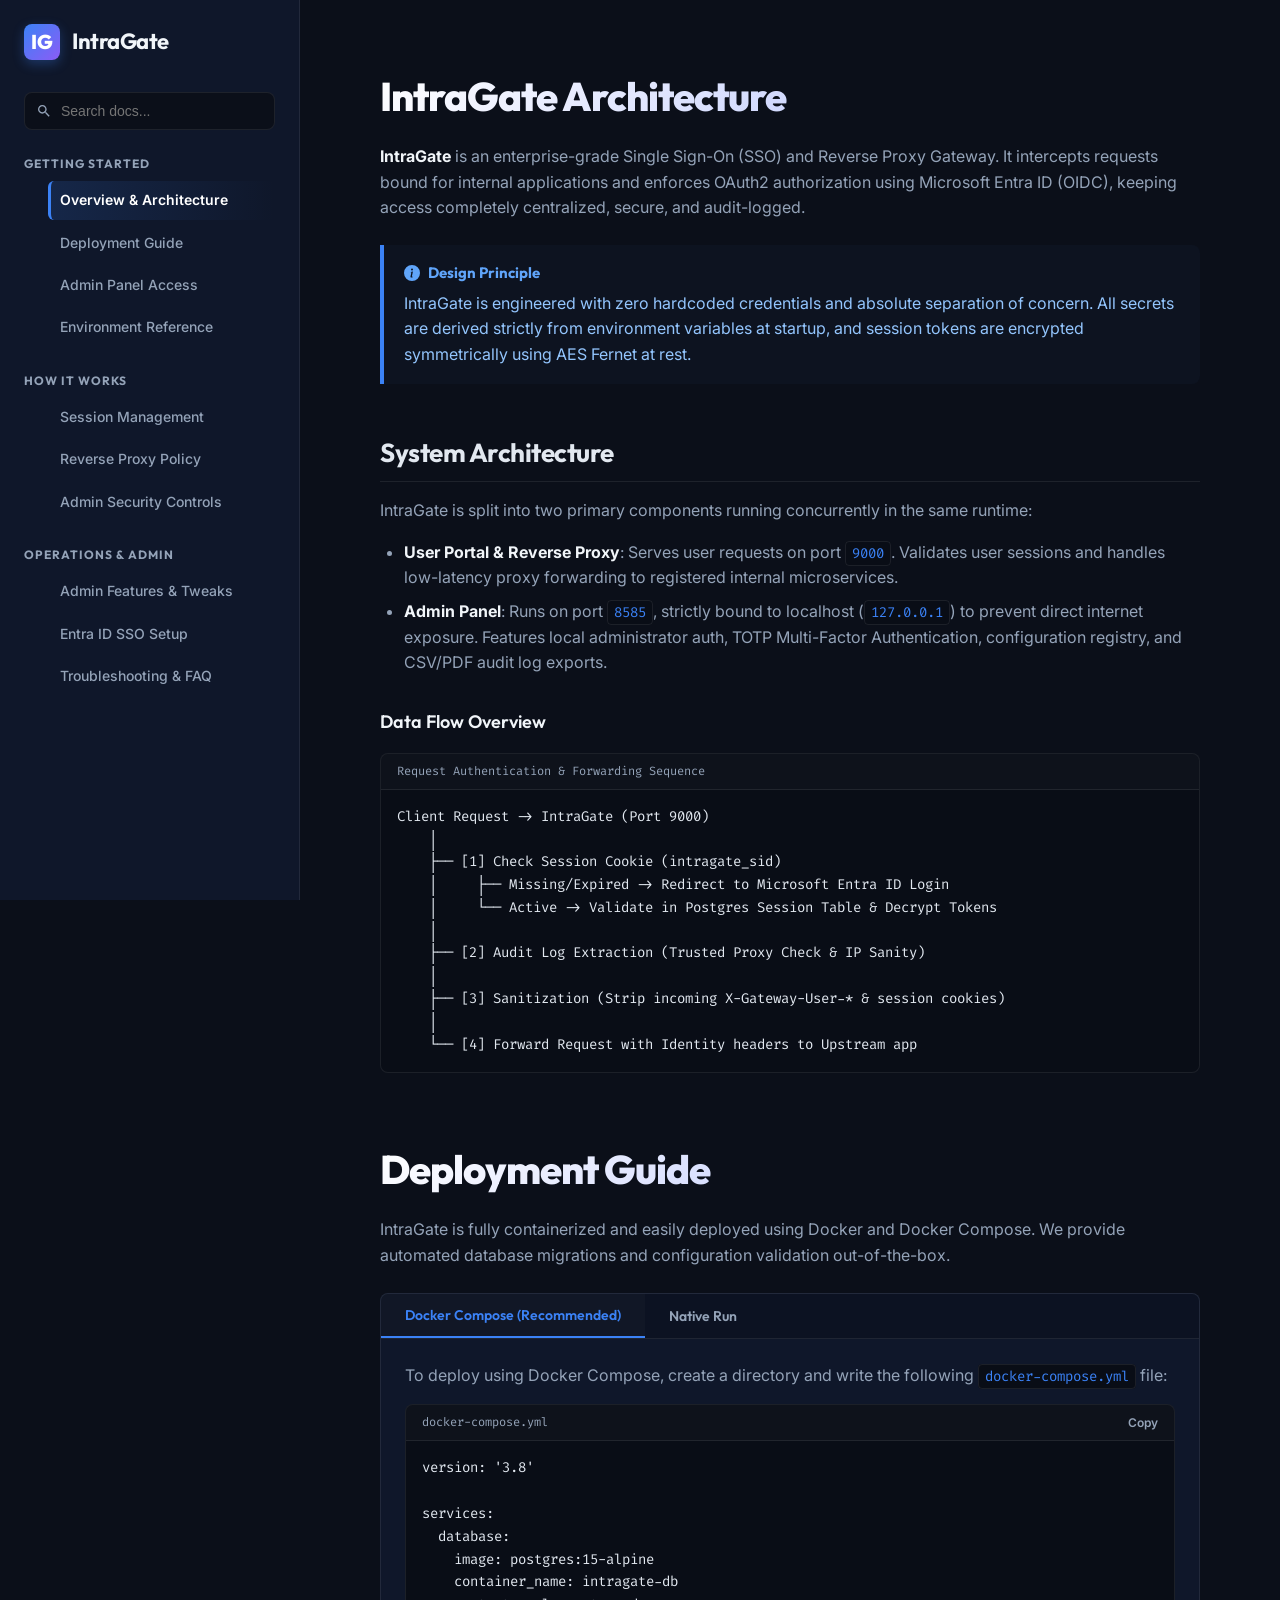
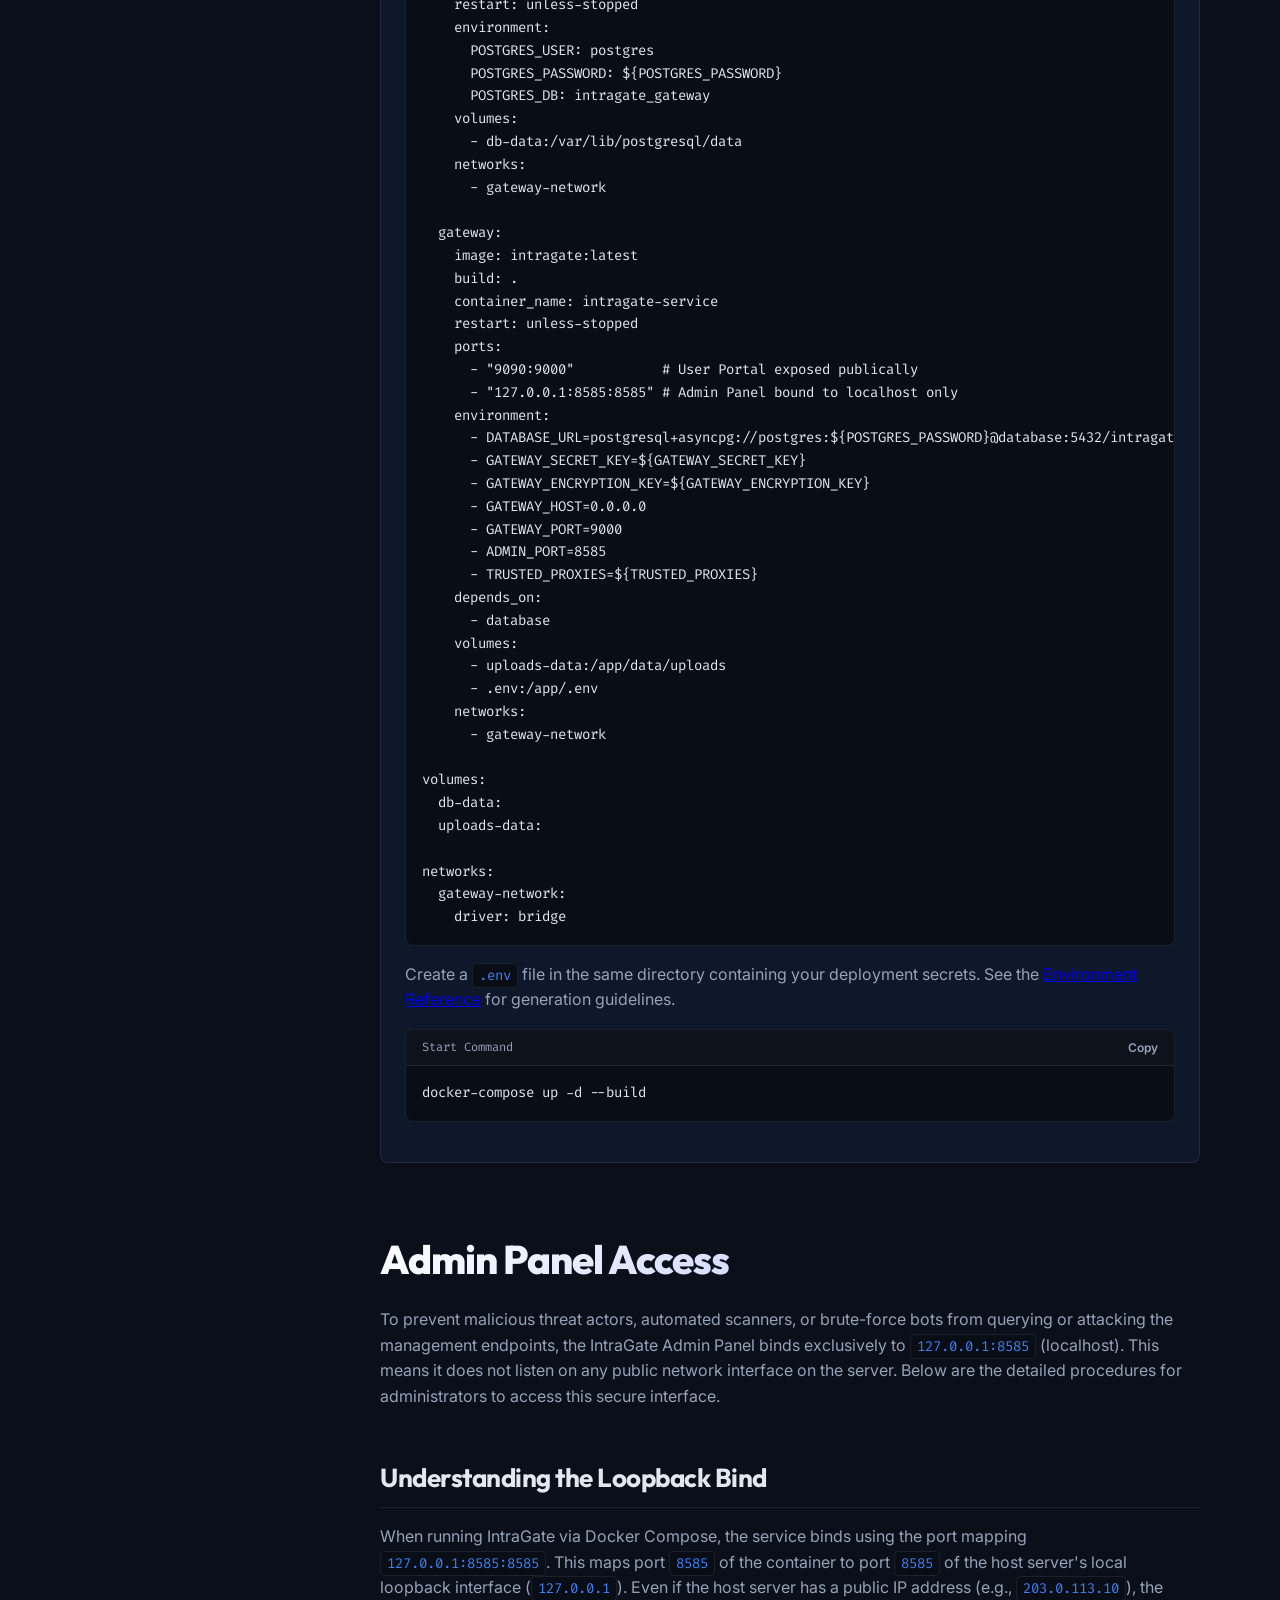
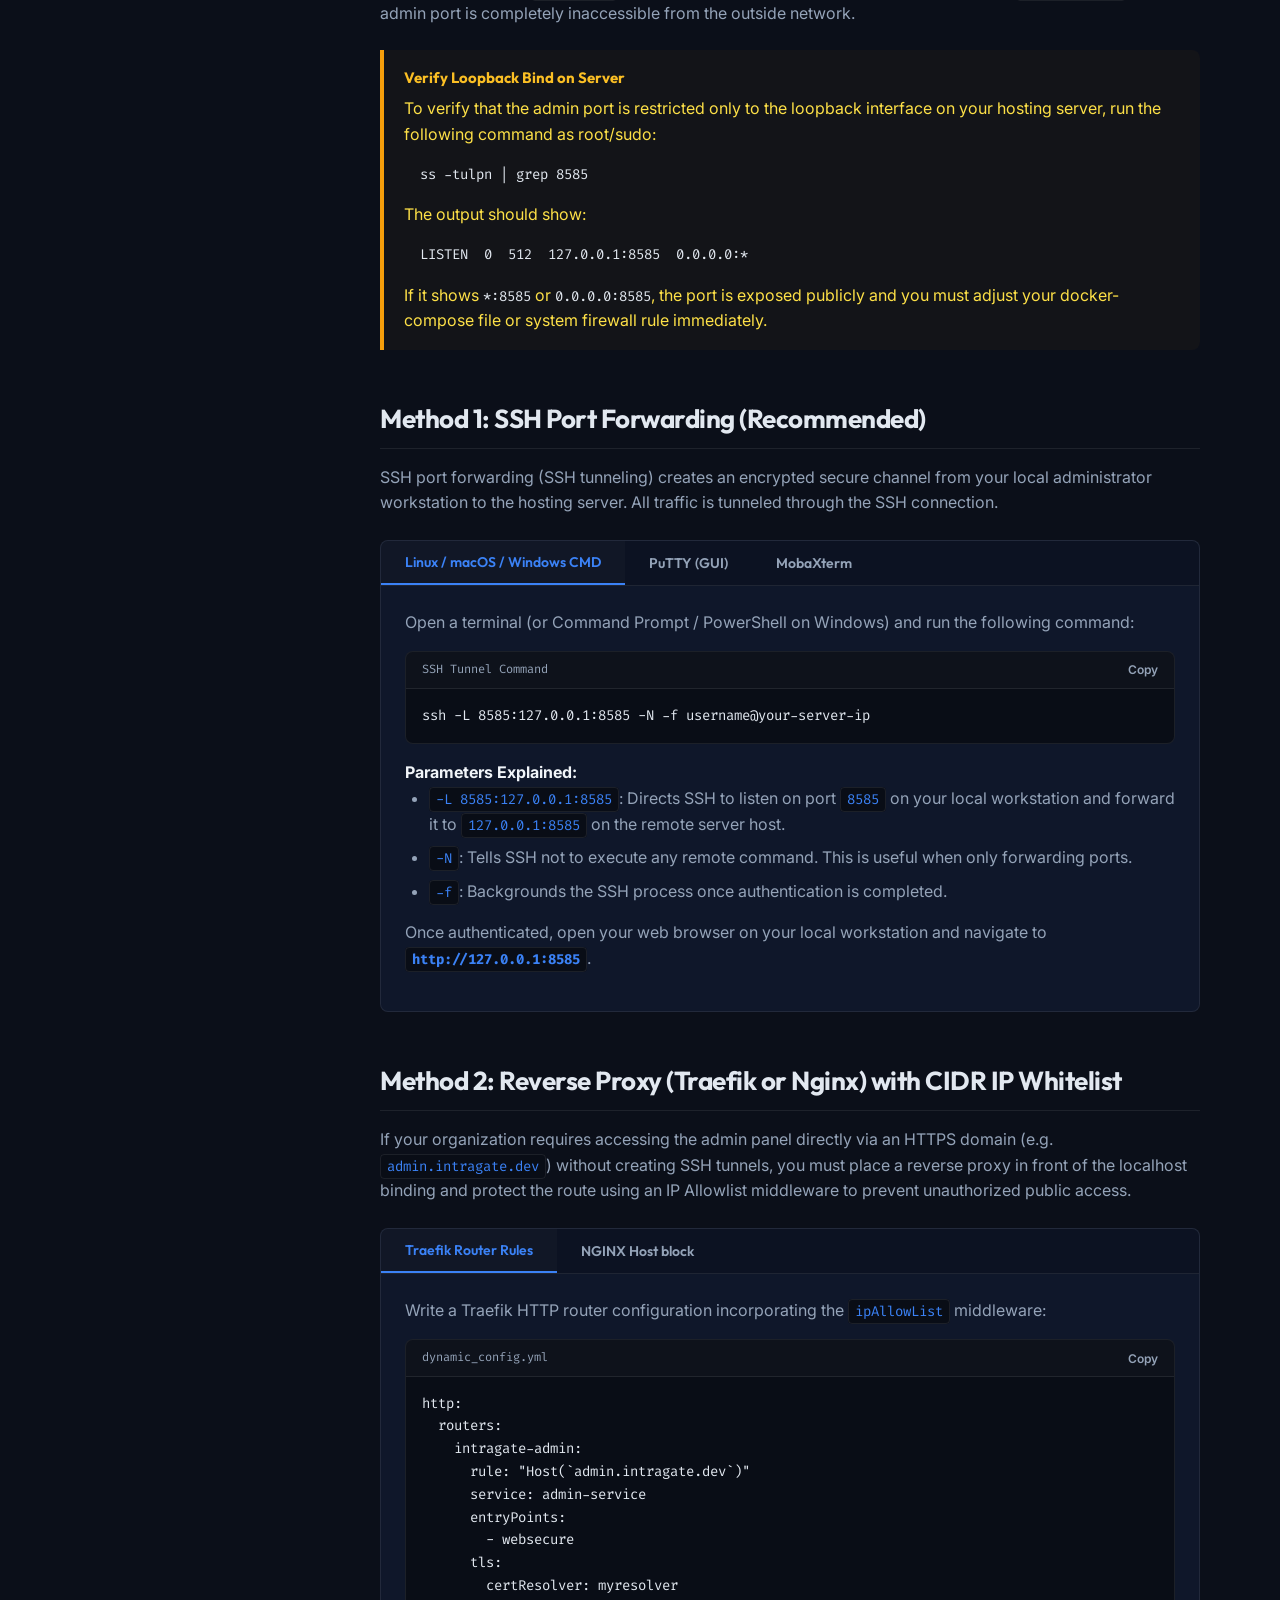
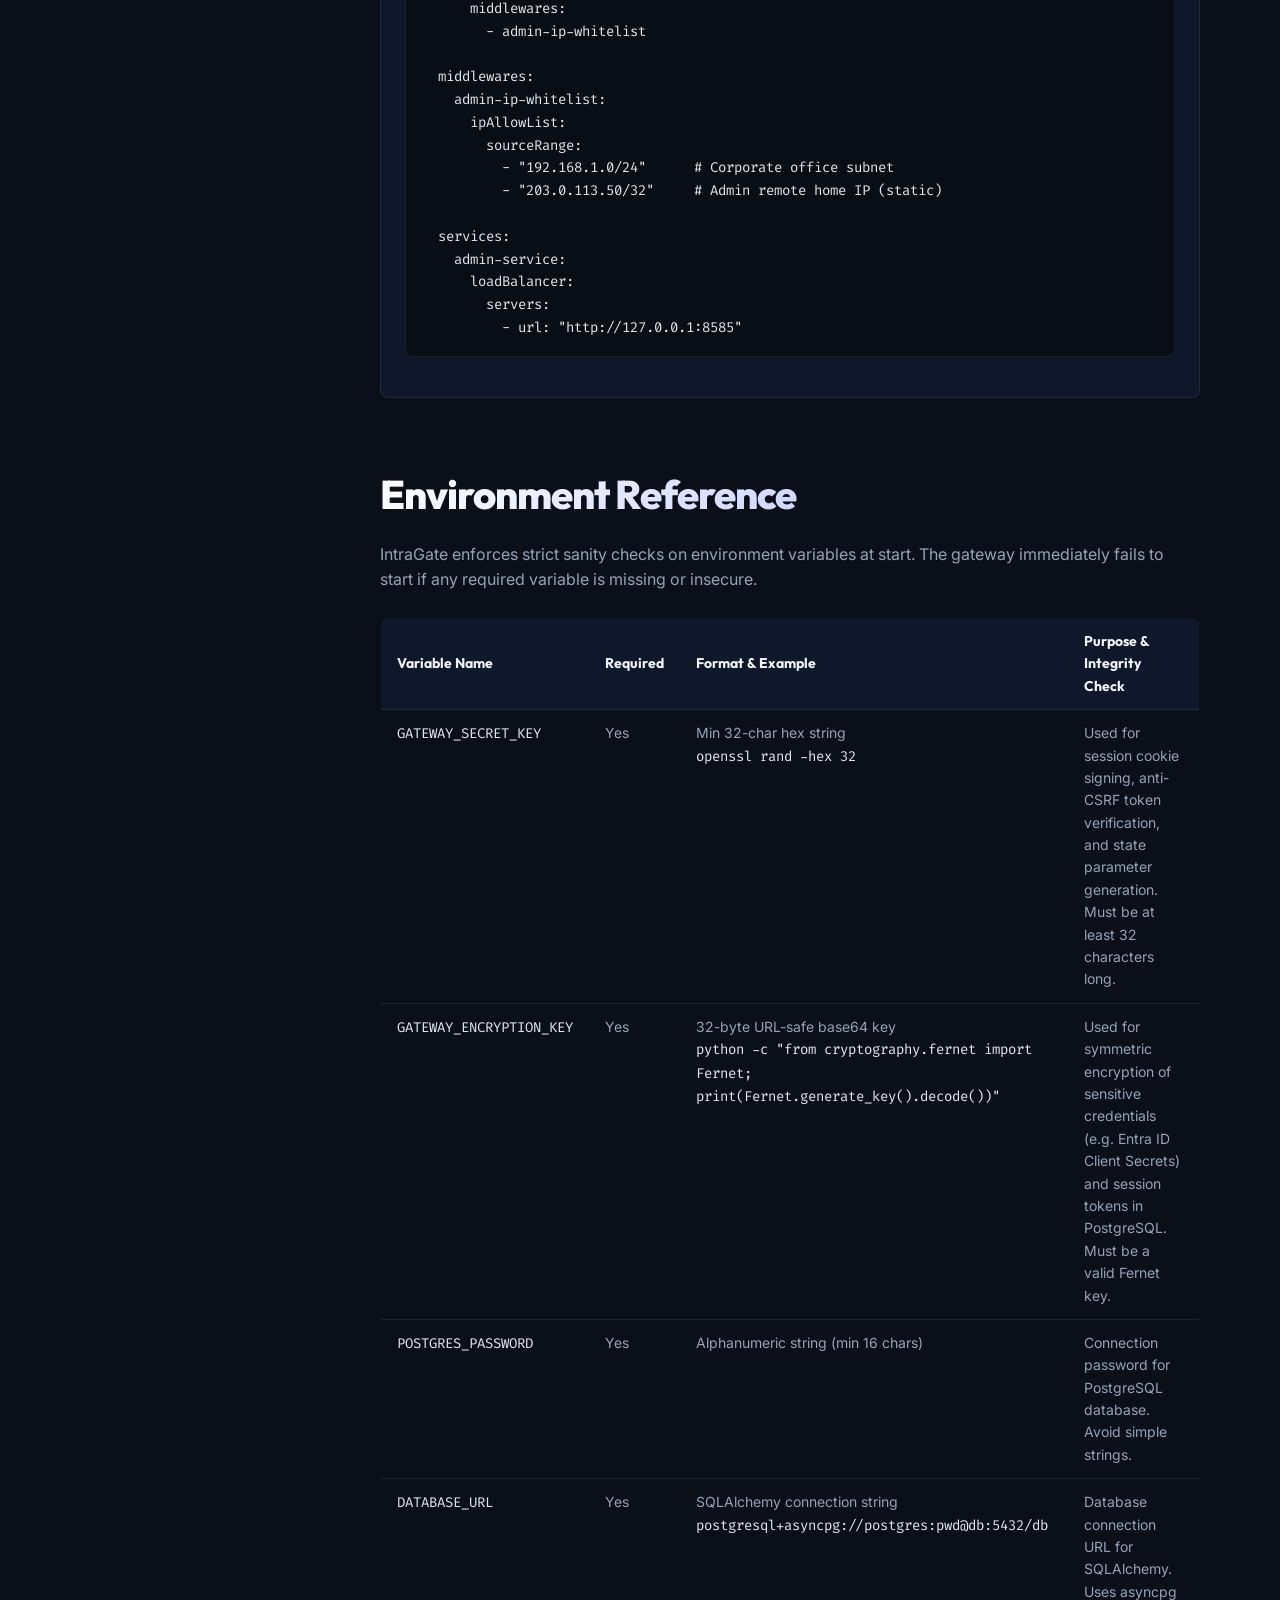
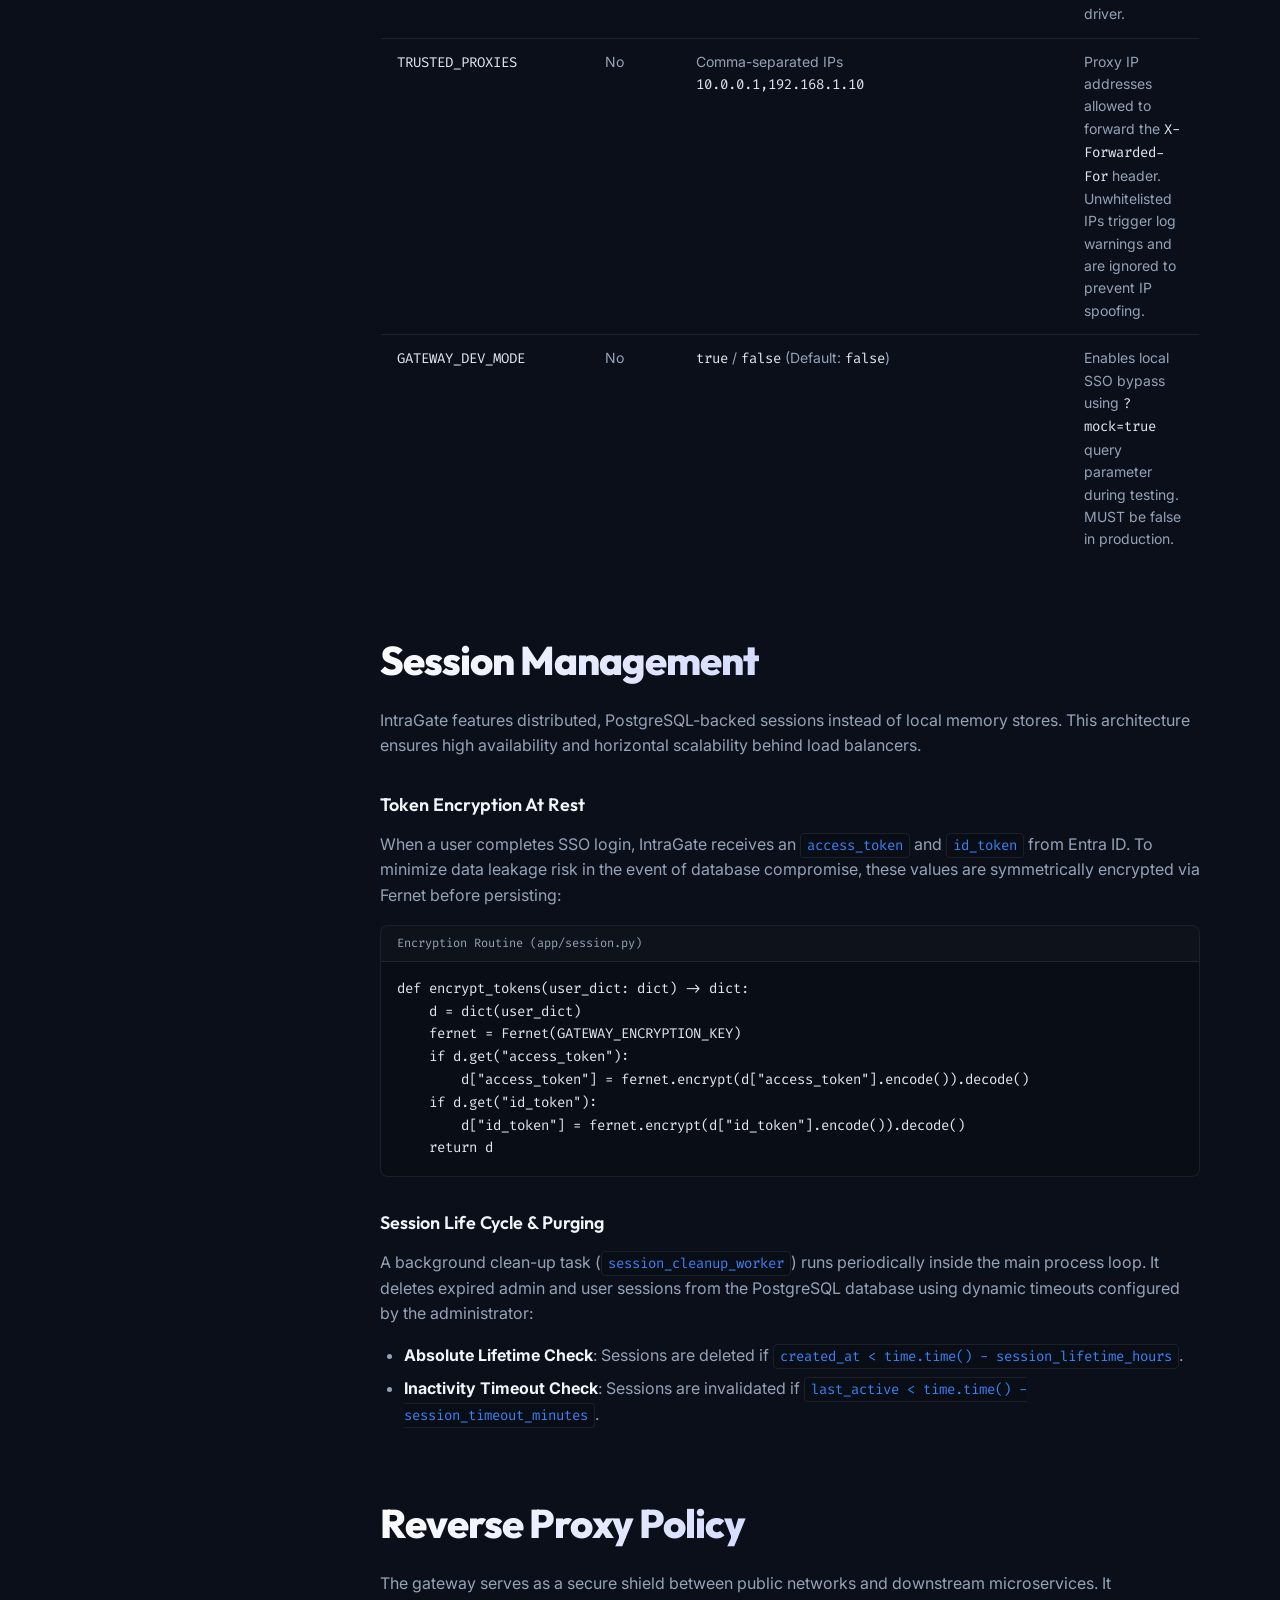
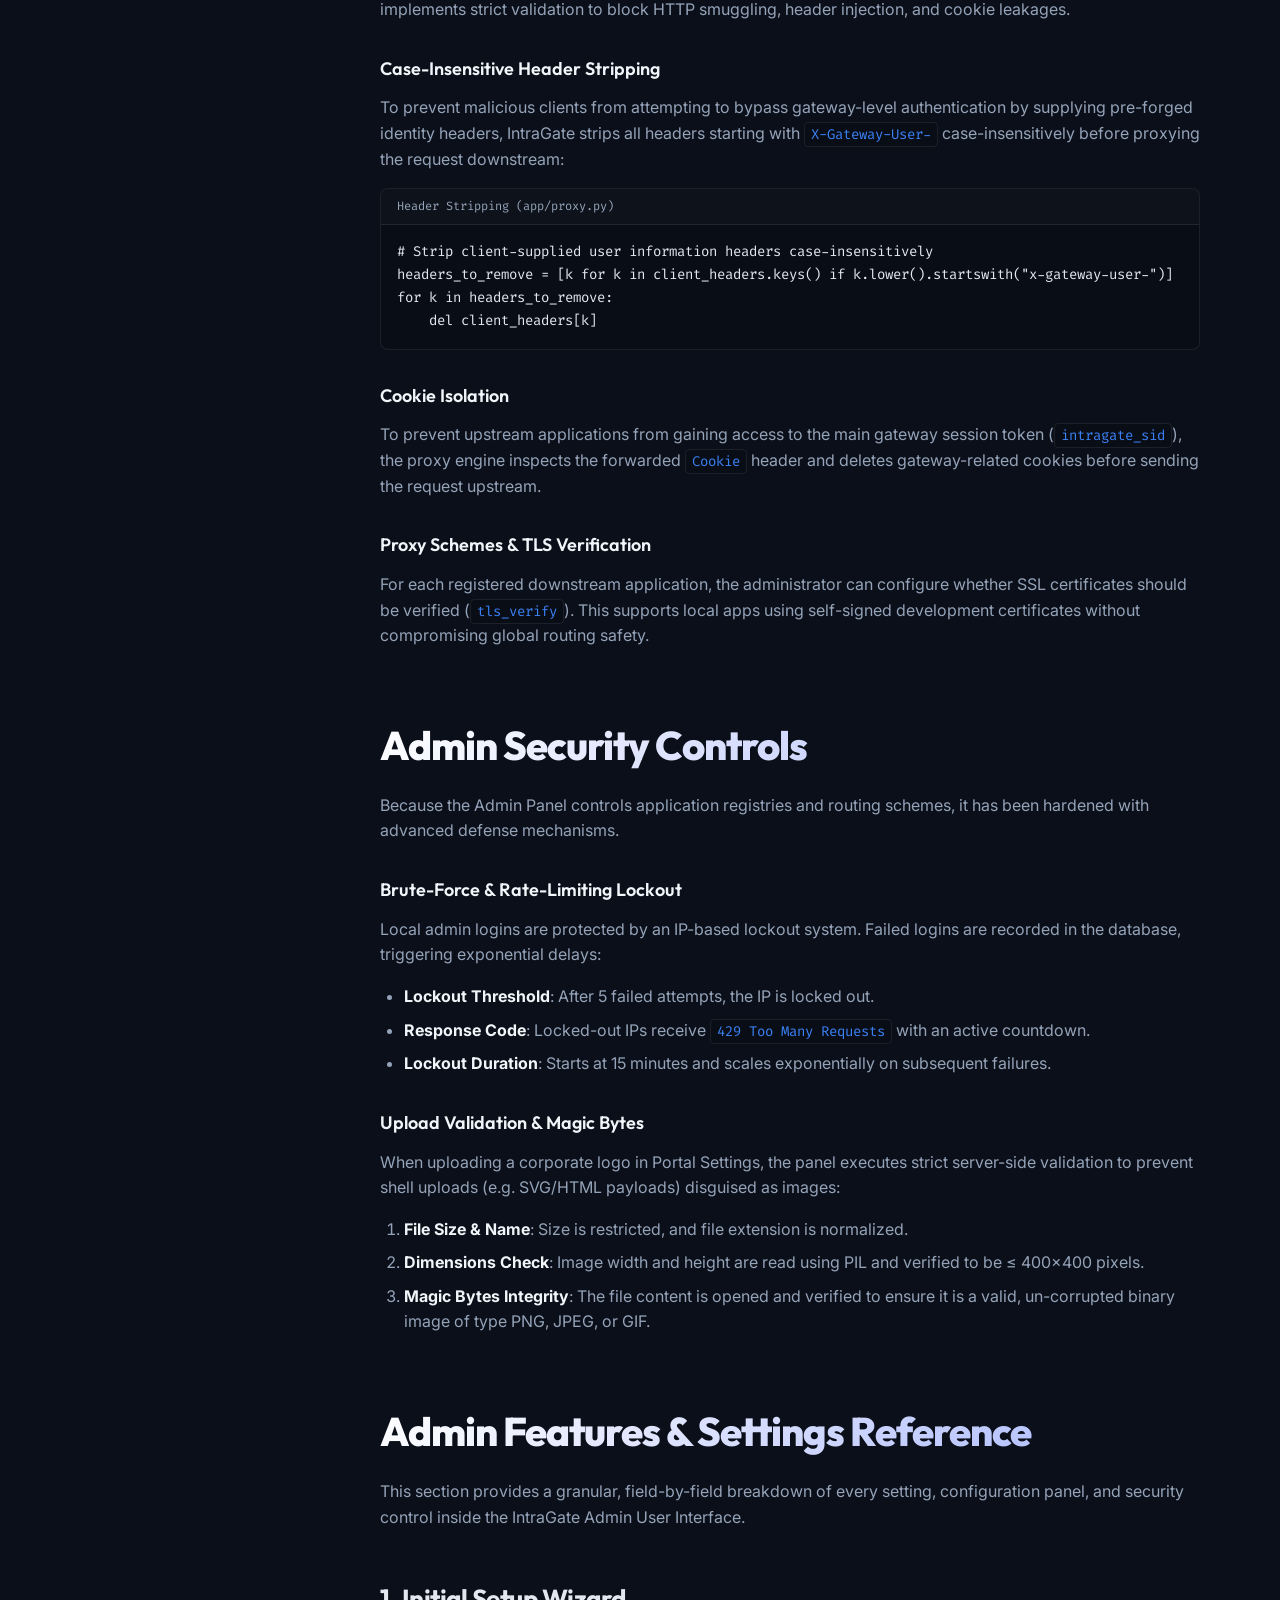
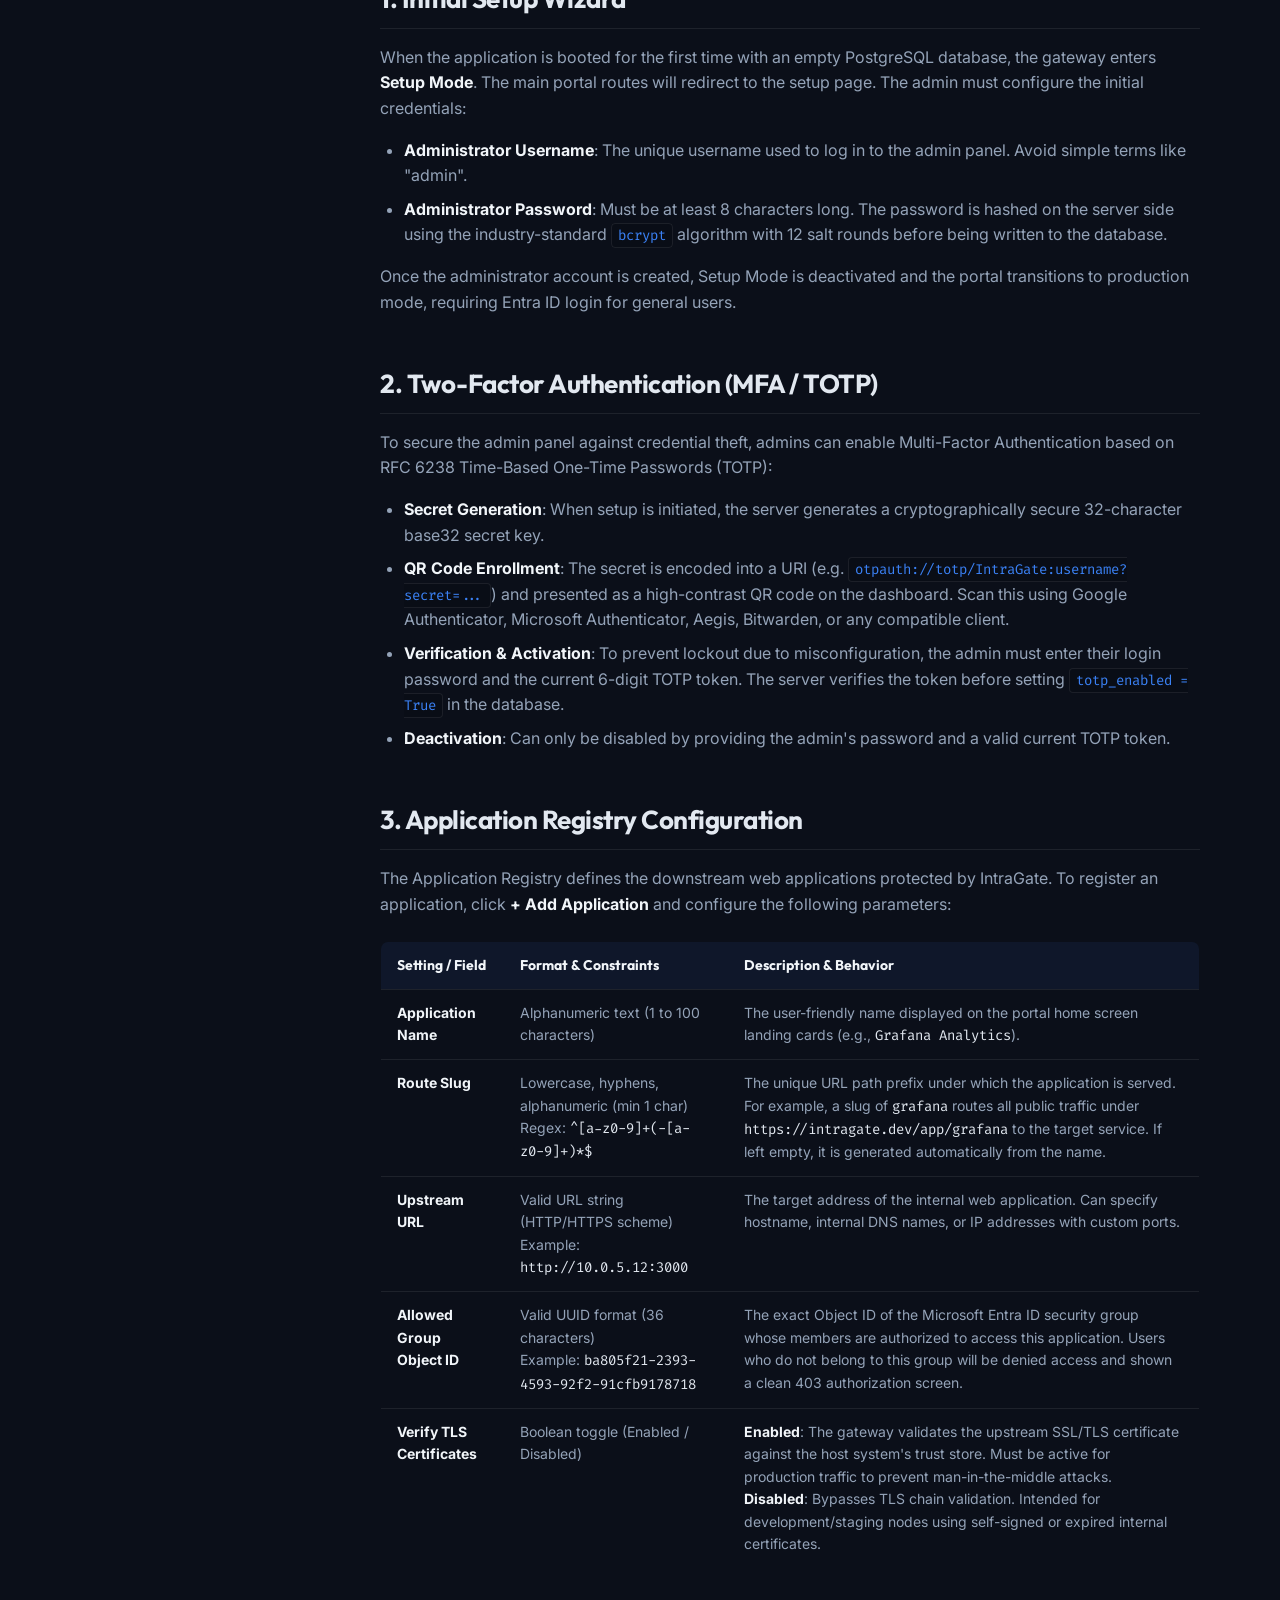
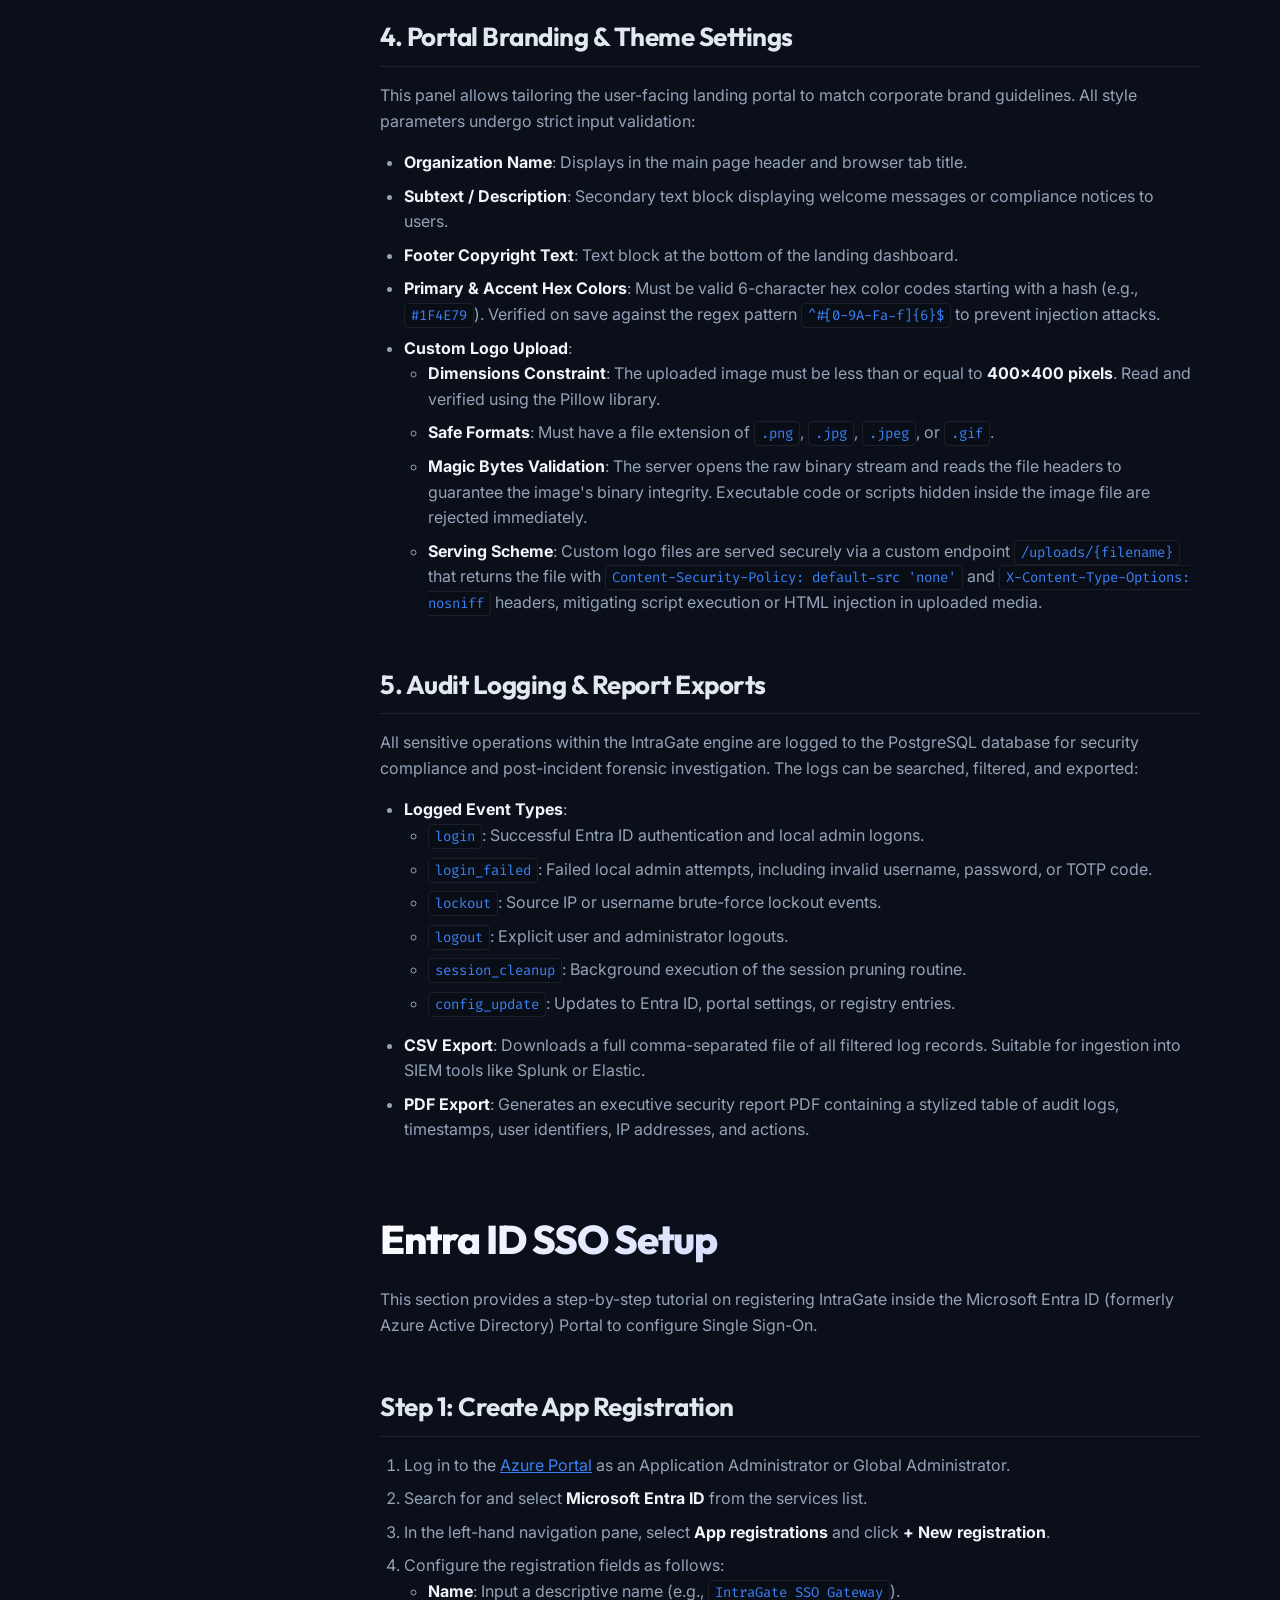
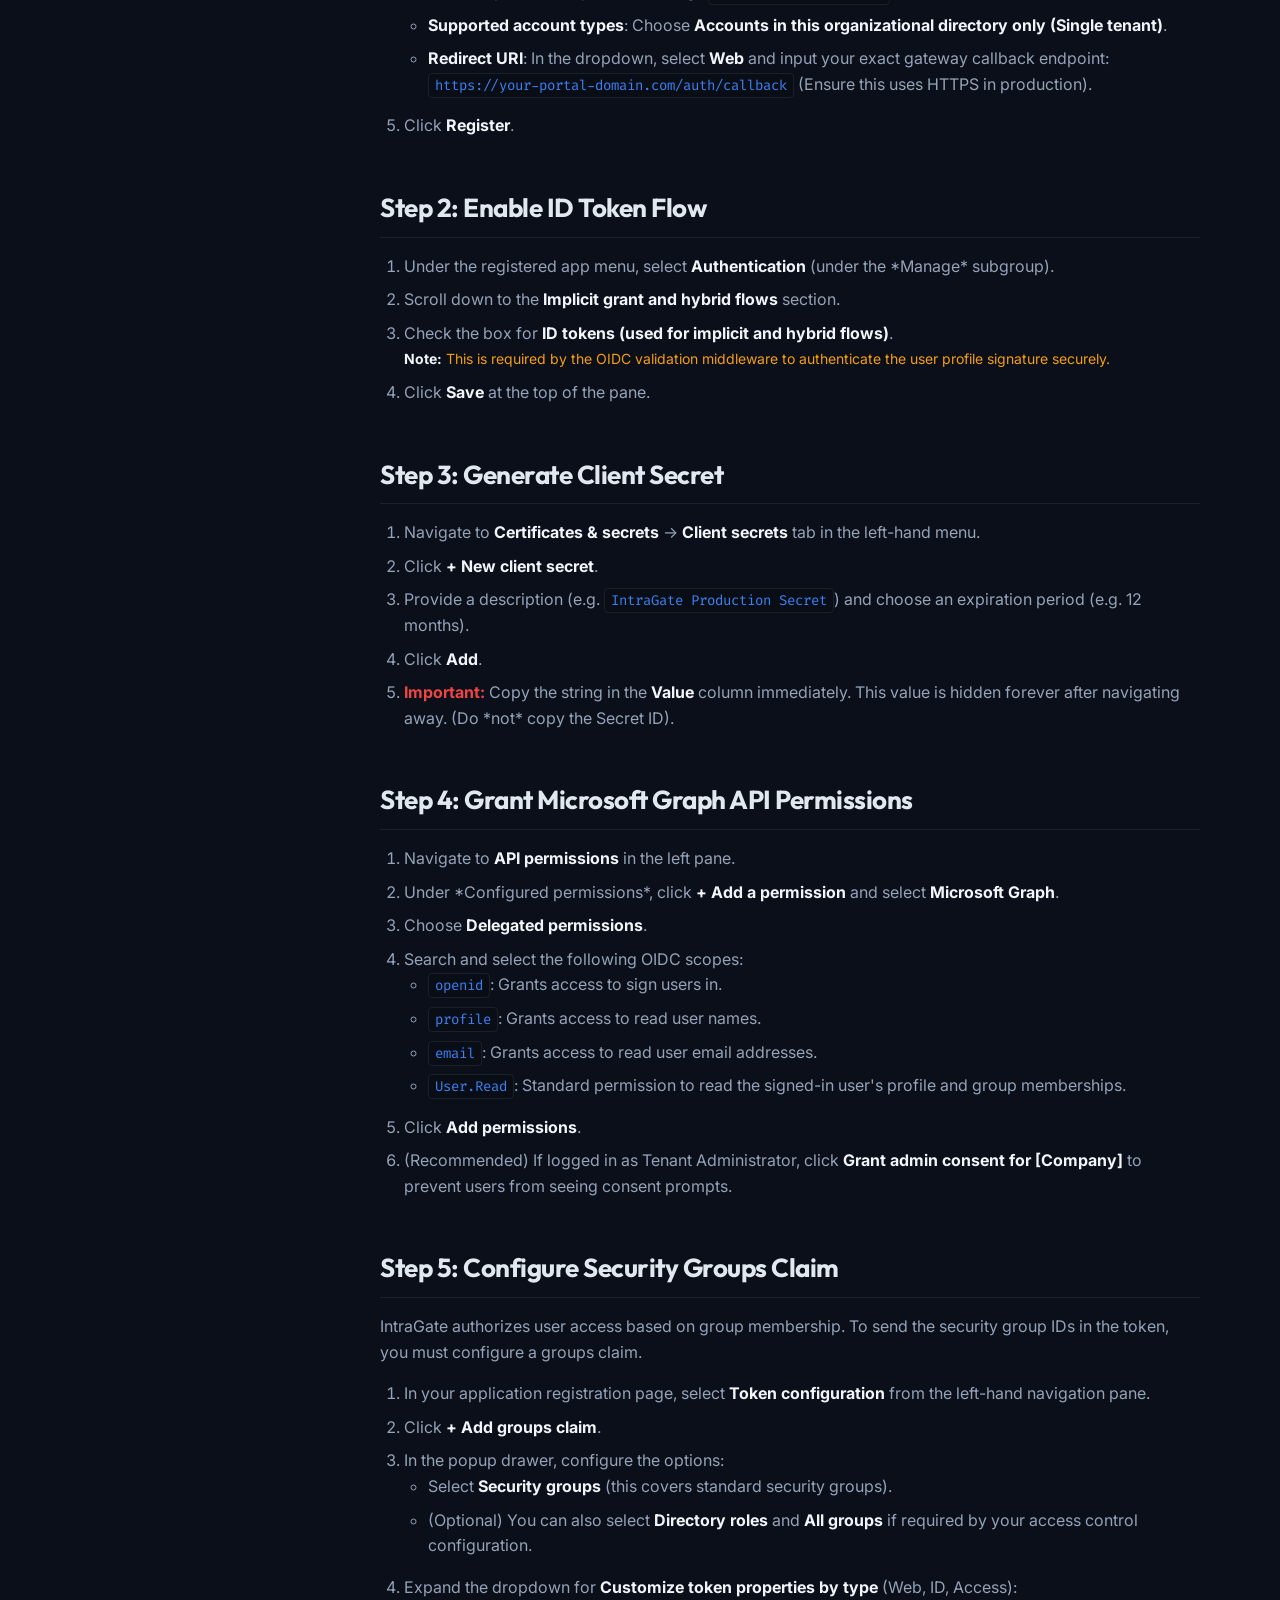
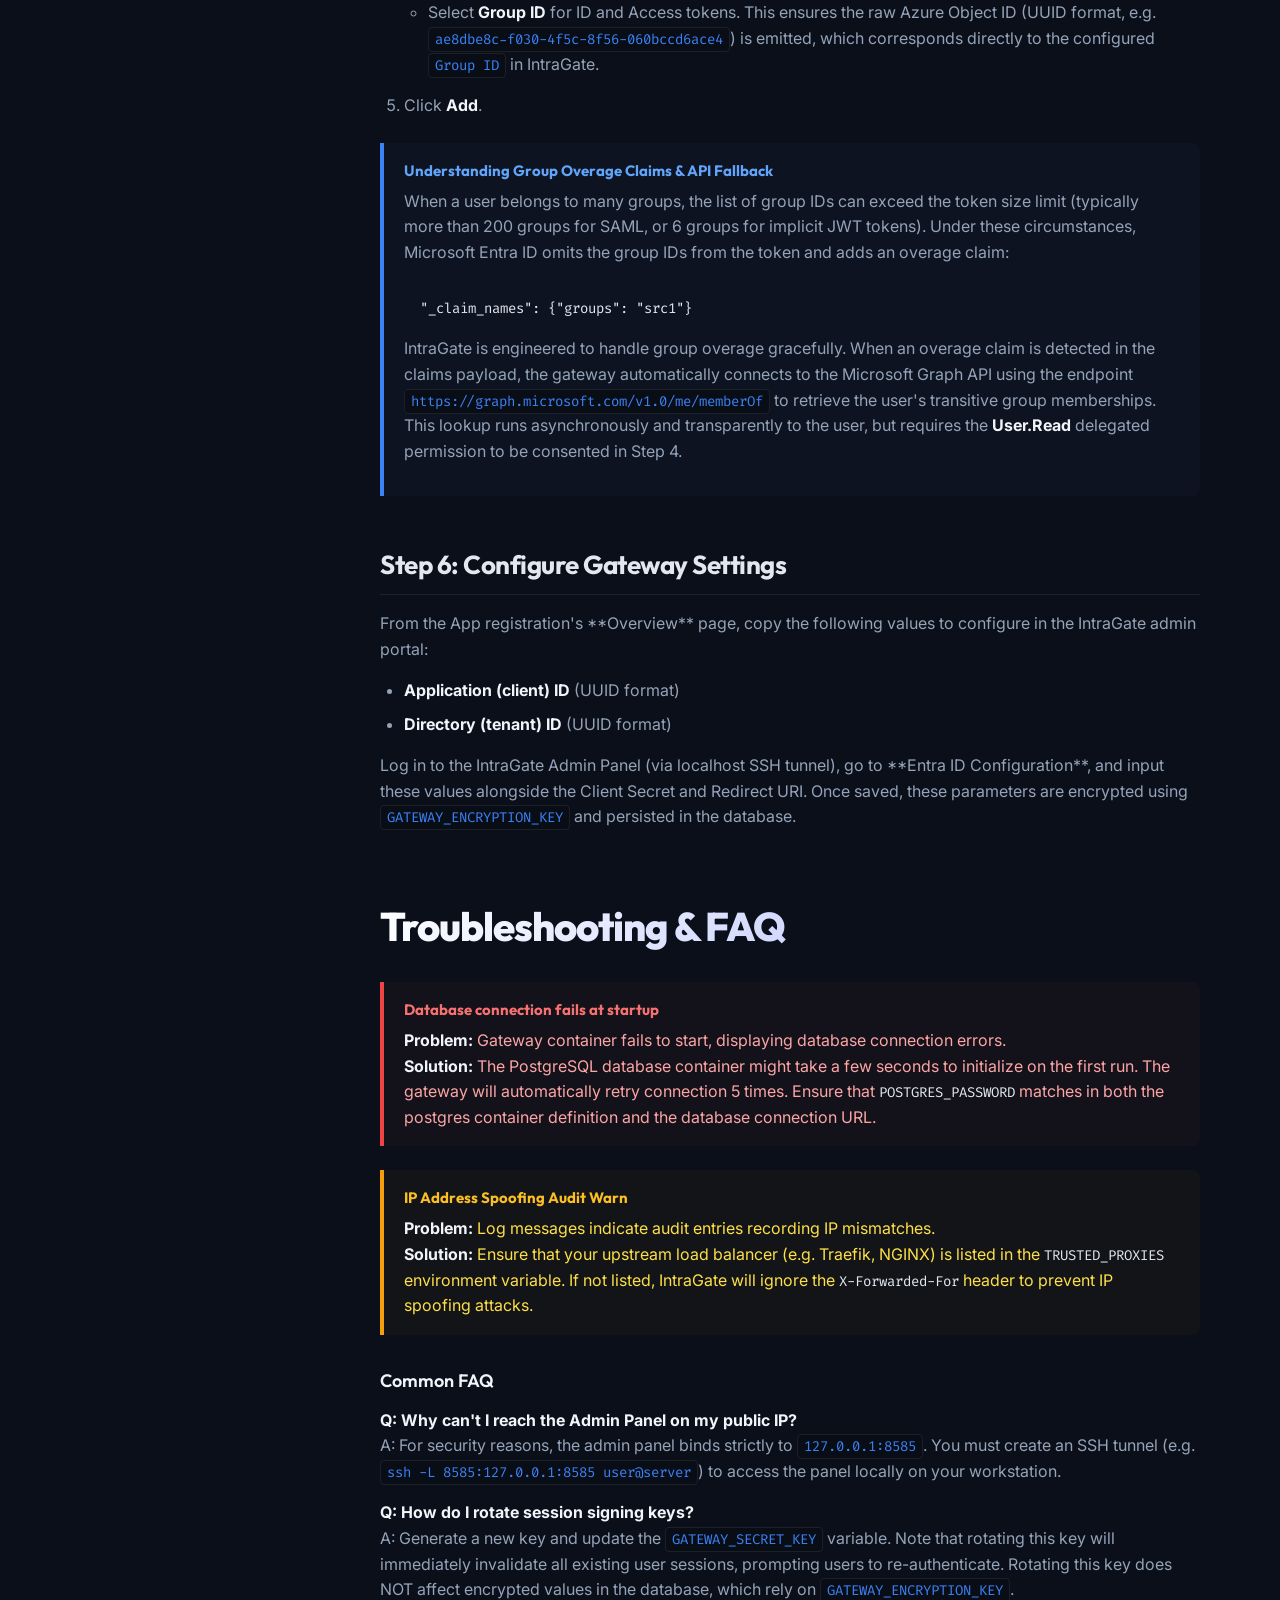
<file: docs/index.html>
<!DOCTYPE html>
<html lang="en">
<head>
    <meta charset="UTF-8">
    <meta name="viewport" content="width=device-width, initial-scale=1.0">
    <title>IntraGate Documentation — Secure SSO & Reverse Proxy Gateway</title>
    <meta name="description" content="Official documentation for IntraGate - The secure, distributed reverse proxy with Entra ID SSO integration, encrypted database-backed sessions, and advanced admin security controls.">
    <!-- Google Fonts -->
    <link rel="preconnect" href="https://fonts.googleapis.com">
    <link rel="preconnect" href="https://fonts.gstatic.com" crossorigin>
    <link href="https://fonts.googleapis.com/css2?family=Fira+Code:wght@400;500&family=Inter:wght@400;500;600;700&family=Outfit:wght@500;600;700;800&display=swap" rel="stylesheet">
    <style>
        :root {
            --bg-color: #0b0f19;
            --sidebar-bg: #0f172a;
            --card-bg: #1e293b;
            --text-color: #f1f5f9;
            --text-muted: #94a3b8;
            --primary: #3b82f6;
            --primary-glow: rgba(59, 130, 246, 0.15);
            --accent: #8b5cf6;
            --accent-glow: rgba(139, 92, 246, 0.15);
            --border: rgba(255, 255, 255, 0.08);
            --code-bg: #090d16;
            --success: #10b981;
            --warning: #f59e0b;
            --danger: #ef4444;
            --font-sans: 'Inter', -apple-system, BlinkMacSystemFont, "Segoe UI", Roboto, sans-serif;
            --font-display: 'Outfit', sans-serif;
            --font-mono: 'Fira Code', monospace;
        }

        * {
            box-sizing: border-box;
            margin: 0;
            padding: 0;
        }

        html {
            scroll-behavior: smooth;
        }

        body {
            font-family: var(--font-sans);
            background-color: var(--bg-color);
            color: var(--text-color);
            line-height: 1.6;
            overflow-x: hidden;
            display: flex;
        }

        /* ── Scrollbar ────────────────────────────────────────── */
        ::-webkit-scrollbar {
            width: 8px;
            height: 8px;
        }
        ::-webkit-scrollbar-track {
            background: var(--bg-color);
        }
        ::-webkit-scrollbar-thumb {
            background: var(--card-bg);
            border-radius: 4px;
        }
        ::-webkit-scrollbar-thumb:hover {
            background: var(--primary);
        }

        /* ── Sidebar Layout ────────────────────────────────────── */
        aside {
            width: 300px;
            height: 100vh;
            background-color: var(--sidebar-bg);
            border-right: 1px solid var(--border);
            position: fixed;
            top: 0;
            left: 0;
            display: flex;
            flex-direction: column;
            padding: 24px;
            z-index: 100;
            overflow-y: auto;
        }

        .brand {
            display: flex;
            align-items: center;
            gap: 12px;
            margin-bottom: 32px;
            text-decoration: none;
        }

        .brand-logo {
            width: 36px;
            height: 36px;
            background: linear-gradient(135deg, var(--primary), var(--accent));
            border-radius: 8px;
            display: flex;
            align-items: center;
            justify-content: center;
            font-family: var(--font-display);
            font-weight: 800;
            font-size: 20px;
            color: white;
            box-shadow: 0 4px 12px rgba(59, 130, 246, 0.3);
        }

        .brand-name {
            font-family: var(--font-display);
            font-weight: 700;
            font-size: 22px;
            color: var(--text-color);
            letter-spacing: -0.5px;
        }

        .search-box {
            position: relative;
            margin-bottom: 24px;
        }

        .search-box input {
            width: 100%;
            padding: 10px 16px 10px 36px;
            border-radius: 8px;
            border: 1px solid var(--border);
            background-color: var(--bg-color);
            color: var(--text-color);
            font-size: 14px;
            outline: none;
            transition: all 0.2s ease;
        }

        .search-box input:focus {
            border-color: var(--primary);
            box-shadow: 0 0 0 2px var(--primary-glow);
        }

        .search-box svg {
            position: absolute;
            left: 12px;
            top: 50%;
            transform: translateY(-50%);
            fill: var(--text-muted);
            width: 16px;
            height: 16px;
            pointer-events: none;
        }

        .nav-group {
            margin-bottom: 24px;
        }

        .nav-group-title {
            font-family: var(--font-display);
            font-size: 12px;
            text-transform: uppercase;
            letter-spacing: 1px;
            color: var(--text-muted);
            margin-bottom: 8px;
            font-weight: 700;
        }

        .nav-links {
            list-style: none;
        }

        .nav-links li {
            margin-bottom: 4px;
        }

        .nav-links a {
            display: block;
            padding: 8px 12px;
            color: var(--text-muted);
            text-decoration: none;
            font-size: 14px;
            font-weight: 500;
            border-radius: 6px;
            transition: all 0.2s ease;
        }

        .nav-links a:hover {
            color: var(--text-color);
            background-color: rgba(255, 255, 255, 0.03);
        }

        .nav-links a.active {
            color: white;
            background: linear-gradient(90deg, var(--primary-glow), transparent);
            border-left: 3px solid var(--primary);
            padding-left: 9px;
            font-weight: 600;
        }

        /* ── Main Panel Layout ────────────────────────────────── */
        main {
            margin-left: 300px;
            width: calc(100% - 300px);
            min-height: 100vh;
            padding: 64px 80px;
            max-width: 1100px;
        }

        section {
            margin-bottom: 64px;
            scroll-margin-top: 64px;
        }

        h1 {
            font-family: var(--font-display);
            font-size: 40px;
            font-weight: 800;
            letter-spacing: -1px;
            margin-bottom: 16px;
            background: linear-gradient(135deg, #ffffff, #a5b4fc);
            -webkit-background-clip: text;
            -webkit-text-fill-color: transparent;
        }

        h2 {
            font-family: var(--font-display);
            font-size: 26px;
            font-weight: 700;
            letter-spacing: -0.5px;
            margin-bottom: 16px;
            border-bottom: 1px solid var(--border);
            padding-bottom: 8px;
            margin-top: 48px;
            color: #e2e8f0;
        }

        h3 {
            font-family: var(--font-display);
            font-size: 18px;
            font-weight: 600;
            margin-bottom: 12px;
            margin-top: 32px;
            color: #f1f5f9;
        }

        p {
            margin-bottom: 16px;
            color: var(--text-muted);
            font-size: 16px;
            font-weight: 400;
        }

        strong {
            color: var(--text-color);
        }

        /* ── Interactive Component: Tabs ─────────────────────── */
        .tab-container {
            margin: 24px 0;
            background-color: var(--sidebar-bg);
            border-radius: 8px;
            border: 1px solid var(--border);
            overflow: hidden;
        }

        .tab-headers {
            display: flex;
            background-color: rgba(0, 0, 0, 0.2);
            border-bottom: 1px solid var(--border);
        }

        .tab-btn {
            padding: 12px 24px;
            border: none;
            background: none;
            color: var(--text-muted);
            font-family: var(--font-display);
            font-size: 14px;
            font-weight: 600;
            cursor: pointer;
            transition: all 0.2s ease;
            outline: none;
        }

        .tab-btn:hover {
            color: var(--text-color);
        }

        .tab-btn.active {
            color: var(--primary);
            border-bottom: 2px solid var(--primary);
            background-color: rgba(255, 255, 255, 0.02);
        }

        .tab-content {
            display: none;
            padding: 24px;
        }

        .tab-content.active {
            display: block;
        }

        /* ── Code Blocks with Copy ───────────────────────────── */
        .code-wrapper {
            position: relative;
            background-color: var(--code-bg);
            border-radius: 8px;
            border: 1px solid var(--border);
            margin: 16px 0;
            overflow: hidden;
        }

        .code-header {
            display: flex;
            justify-content: space-between;
            align-items: center;
            padding: 8px 16px;
            background-color: rgba(255, 255, 255, 0.02);
            border-bottom: 1px solid var(--border);
            font-size: 12px;
            color: var(--text-muted);
            font-family: var(--font-mono);
        }

        .copy-btn {
            background: none;
            border: none;
            color: var(--text-muted);
            cursor: pointer;
            font-family: var(--font-sans);
            font-size: 12px;
            font-weight: 600;
            display: flex;
            align-items: center;
            gap: 4px;
            transition: color 0.2s ease;
            outline: none;
        }

        .copy-btn:hover {
            color: var(--text-color);
        }

        pre {
            padding: 16px;
            overflow-x: auto;
        }

        code {
            font-family: var(--font-mono);
            font-size: 14px;
            color: #e2e8f0;
        }

        /* Inline code */
        p code, li code {
            background-color: var(--code-bg);
            border: 1px solid var(--border);
            padding: 2px 6px;
            border-radius: 4px;
            color: var(--primary);
            font-size: 14px;
        }

        /* ── Callout Alerts ──────────────────────────────────── */
        .callout {
            border-left: 4px solid var(--primary);
            background-color: rgba(59, 130, 246, 0.05);
            padding: 16px 20px;
            border-radius: 0 8px 8px 0;
            margin: 24px 0;
        }

        .callout-title {
            font-family: var(--font-display);
            font-weight: 700;
            font-size: 15px;
            margin-bottom: 6px;
            display: flex;
            align-items: center;
            gap: 8px;
        }

        .callout.info {
            border-left-color: var(--primary);
            background-color: rgba(59, 130, 246, 0.03);
            color: #93c5fd;
        }
        .callout.info .callout-title { color: #60a5fa; }

        .callout.warning {
            border-left-color: var(--warning);
            background-color: rgba(245, 158, 11, 0.03);
            color: #fde047;
        }
        .callout.warning .callout-title { color: #fbbf24; }

        .callout.danger {
            border-left-color: var(--danger);
            background-color: rgba(239, 68, 68, 0.03);
            color: #fca5a5;
        }
        .callout.danger .callout-title { color: #f87171; }

        /* ── Variable Tables ─────────────────────────────────── */
        table {
            width: 100%;
            border-collapse: collapse;
            margin: 24px 0;
            font-size: 14px;
            border: 1px solid var(--border);
            border-radius: 8px;
            overflow: hidden;
        }

        th {
            background-color: var(--sidebar-bg);
            color: var(--text-color);
            font-family: var(--font-display);
            font-weight: 700;
            text-align: left;
            padding: 12px 16px;
            border-bottom: 1px solid var(--border);
        }

        td {
            padding: 12px 16px;
            border-bottom: 1px solid var(--border);
            color: var(--text-muted);
            vertical-align: top;
        }

        tr:last-child td {
            border-bottom: none;
        }

        tr:hover td {
            background-color: rgba(255, 255, 255, 0.01);
        }

        /* ── Lists ───────────────────────────────────────────── */
        ul, ol {
            margin-bottom: 16px;
            padding-left: 24px;
            color: var(--text-muted);
        }

        li {
            margin-bottom: 8px;
        }

        /* ── Responsive adjustments ──────────────────────────── */
        @media (max-width: 900px) {
            aside {
                display: none; /* Mobile Drawer required later */
            }
            main {
                margin-left: 0;
                width: 100%;
                padding: 40px 24px;
            }
        }
    </style>
</head>
<body>

    <!-- ── Sidebar Navigation ────────────────────────────────────── -->
    <aside id="sidebar">
        <a href="#intro" class="brand">
            <div class="brand-logo">IG</div>
            <span class="brand-name">IntraGate</span>
        </a>

        <div class="search-box">
            <svg viewBox="0 0 24 24"><path d="M15.5 14h-.79l-.28-.27C15.41 12.59 16 11.11 16 9.5 16 5.91 13.09 3 9.5 3S3 5.91 3 9.5 5.91 16 9.5 16c1.61 0 3.09-.59 4.23-1.57l.27.28v.79l5 4.99L20.49 19l-4.99-5zm-6 0C7.01 14 5 11.99 5 9.5S7.01 5 9.5 5 14 7.01 14 9.5 11.99 14 9.5 14z"/></svg>
            <input type="text" id="docSearch" placeholder="Search docs..." onkeyup="filterDocs()">
        </div>

        <nav>
            <div class="nav-group">
                <div class="nav-group-title">Getting Started</div>
                <ul class="nav-links">
                    <li><a href="#intro" class="nav-link active">Overview & Architecture</a></li>
                    <li><a href="#deploy" class="nav-link">Deployment Guide</a></li>
                    <li><a href="#admin-access" class="nav-link">Admin Panel Access</a></li>
                    <li><a href="#env-ref" class="nav-link">Environment Reference</a></li>
                </ul>
            </div>
            
            <div class="nav-group">
                <div class="nav-group-title">How It Works</div>
                <ul class="nav-links">
                    <li><a href="#sessions" class="nav-link">Session Management</a></li>
                    <li><a href="#proxy-rules" class="nav-link">Reverse Proxy Policy</a></li>
                    <li><a href="#admin-sec" class="nav-link">Admin Security Controls</a></li>
                </ul>
            </div>

            <div class="nav-group">
                <div class="nav-group-title">Operations & Admin</div>
                <ul class="nav-links">
                    <li><a href="#admin-features" class="nav-link">Admin Features & Tweaks</a></li>
                    <li><a href="#entra-setup" class="nav-link">Entra ID SSO Setup</a></li>
                    <li><a href="#troubleshooting" class="nav-link">Troubleshooting & FAQ</a></li>
                </ul>
            </div>
        </nav>
    </aside>

    <!-- ── Main Content Area ───────────────────────────────────── -->
    <main>
        
        <!-- ── Overview Section ────────────────────────────────── -->
        <section id="intro">
            <h1>IntraGate Architecture</h1>
            <p><strong>IntraGate</strong> is an enterprise-grade Single Sign-On (SSO) and Reverse Proxy Gateway. It intercepts requests bound for internal applications and enforces OAuth2 authorization using Microsoft Entra ID (OIDC), keeping access completely centralized, secure, and audit-logged.</p>
            
            <div class="callout info">
                <div class="callout-title">
                    <svg width="16" height="16" fill="currentColor" viewBox="0 0 16 16"><path d="M8 16A8 8 0 1 0 8 0a8 8 0 0 0 0 16zm.93-9.412-1 4.705c-.07.34.029.533.304.533.194 0 .487-.07.686-.246l-.088.416c-.287.346-.92.598-1.465.598-.703 0-1.002-.422-.808-1.319l.738-3.468c.064-.293.006-.399-.287-.47l-.451-.081.082-.381 2.29-.287zM8 5.5a1 1 0 1 1 0-2 1 1 0 0 1 0 2z"/></svg>
                    Design Principle
                </div>
                IntraGate is engineered with zero hardcoded credentials and absolute separation of concern. All secrets are derived strictly from environment variables at startup, and session tokens are encrypted symmetrically using AES Fernet at rest.
            </div>

            <h2>System Architecture</h2>
            <p>IntraGate is split into two primary components running concurrently in the same runtime:</p>
            <ul>
                <li><strong>User Portal & Reverse Proxy</strong>: Serves user requests on port <code>9000</code>. Validates user sessions and handles low-latency proxy forwarding to registered internal microservices.</li>
                <li><strong>Admin Panel</strong>: Runs on port <code>8585</code>, strictly bound to localhost (<code>127.0.0.1</code>) to prevent direct internet exposure. Features local administrator auth, TOTP Multi-Factor Authentication, configuration registry, and CSV/PDF audit log exports.</li>
            </ul>

            <h3>Data Flow Overview</h3>
            <div class="code-wrapper">
                <div class="code-header">Request Authentication & Forwarding Sequence</div>
                <pre><code>Client Request -> IntraGate (Port 9000)
    │
    ├── [1] Check Session Cookie (intragate_sid)
    │     ├── Missing/Expired -> Redirect to Microsoft Entra ID Login
    │     └── Active -> Validate in Postgres Session Table & Decrypt Tokens
    │
    ├── [2] Audit Log Extraction (Trusted Proxy Check & IP Sanity)
    │
    ├── [3] Sanitization (Strip incoming X-Gateway-User-* & session cookies)
    │
    └── [4] Forward Request with Identity headers to Upstream app</code></pre>
            </div>
        </section>

        <!-- ── Deployment Section ──────────────────────────────── -->
        <section id="deploy">
            <h1>Deployment Guide</h1>
            <p>IntraGate is fully containerized and easily deployed using Docker and Docker Compose. We provide automated database migrations and configuration validation out-of-the-box.</p>

            <div class="tab-container">
                <div class="tab-headers">
                    <button class="tab-btn active" onclick="switchTab(event, 'docker-tab')">Docker Compose (Recommended)</button>
                    <button class="tab-btn" onclick="switchTab(event, 'native-tab')">Native Run</button>
                </div>

                <!-- Docker Tab -->
                <div id="docker-tab" class="tab-content active">
                    <p>To deploy using Docker Compose, create a directory and write the following <code>docker-compose.yml</code> file:</p>
                    
                    <div class="code-wrapper">
                        <div class="code-header">docker-compose.yml <button class="copy-btn" onclick="copyCode(this)">Copy</button></div>
                        <pre><code>version: '3.8'

services:
  database:
    image: postgres:15-alpine
    container_name: intragate-db
    restart: unless-stopped
    environment:
      POSTGRES_USER: postgres
      POSTGRES_PASSWORD: ${POSTGRES_PASSWORD}
      POSTGRES_DB: intragate_gateway
    volumes:
      - db-data:/var/lib/postgresql/data
    networks:
      - gateway-network

  gateway:
    image: intragate:latest
    build: .
    container_name: intragate-service
    restart: unless-stopped
    ports:
      - "9090:9000"           # User Portal exposed publically
      - "127.0.0.1:8585:8585" # Admin Panel bound to localhost only
    environment:
      - DATABASE_URL=postgresql+asyncpg://postgres:${POSTGRES_PASSWORD}@database:5432/intragate_gateway
      - GATEWAY_SECRET_KEY=${GATEWAY_SECRET_KEY}
      - GATEWAY_ENCRYPTION_KEY=${GATEWAY_ENCRYPTION_KEY}
      - GATEWAY_HOST=0.0.0.0
      - GATEWAY_PORT=9000
      - ADMIN_PORT=8585
      - TRUSTED_PROXIES=${TRUSTED_PROXIES}
    depends_on:
      - database
    volumes:
      - uploads-data:/app/data/uploads
      - .env:/app/.env
    networks:
      - gateway-network

volumes:
  db-data:
  uploads-data:

networks:
  gateway-network:
    driver: bridge</code></pre>
                    </div>

                    <p>Create a <code>.env</code> file in the same directory containing your deployment secrets. See the <a href="#env-ref">Environment Reference</a> for generation guidelines.</p>
                    
                    <div class="code-wrapper">
                        <div class="code-header">Start Command <button class="copy-btn" onclick="copyCode(this)">Copy</button></div>
                        <pre><code>docker-compose up -d --build</code></pre>
                    </div>
                </div>

                <!-- Native Tab -->
                <div id="native-tab" class="tab-content">
                    <p>For native local development, install python requirements and expose parameters locally.</p>
                    
                    <div class="code-wrapper">
                        <div class="code-header">System Setup <button class="copy-btn" onclick="copyCode(this)">Copy</button></div>
                        <pre><code># Install required system packages
pip install -r requirements.txt

# Export environment variables
export POSTGRES_PASSWORD="YourDbPassword"
export GATEWAY_SECRET_KEY="32-byte-hex-session-signing-secret"
export GATEWAY_ENCRYPTION_KEY="32-byte-url-safe-base64-fernet-key"
export DATABASE_URL="postgresql+asyncpg://postgres:${POSTGRES_PASSWORD}@localhost:5432/intragate_gateway"

# Run migrations and start app
python run.py</code></pre>
                    </div>
                </div>
            </div>
        </section>

        <!-- ── Admin Panel Access ──────────────────────────────── -->
        <section id="admin-access">
            <h1>Admin Panel Access</h1>
            <p>To prevent malicious threat actors, automated scanners, or brute-force bots from querying or attacking the management endpoints, the IntraGate Admin Panel binds exclusively to <code>127.0.0.1:8585</code> (localhost). This means it does not listen on any public network interface on the server. Below are the detailed procedures for administrators to access this secure interface.</p>

            <h2>Understanding the Loopback Bind</h2>
            <p>When running IntraGate via Docker Compose, the service binds using the port mapping <code>127.0.0.1:8585:8585</code>. This maps port <code>8585</code> of the container to port <code>8585</code> of the host server's local loopback interface (<code>127.0.0.1</code>). Even if the host server has a public IP address (e.g., <code>203.0.113.10</code>), the admin port is completely inaccessible from the outside network.</p>
            
            <div class="callout warning">
                <div class="callout-title">Verify Loopback Bind on Server</div>
                To verify that the admin port is restricted only to the loopback interface on your hosting server, run the following command as root/sudo:
                <pre><code>ss -tulpn | grep 8585</code></pre>
                The output should show:
                <pre><code>LISTEN  0  512  127.0.0.1:8585  0.0.0.0:*</code></pre>
                If it shows <code>*:8585</code> or <code>0.0.0.0:8585</code>, the port is exposed publicly and you must adjust your docker-compose file or system firewall rule immediately.
            </div>

            <h2>Method 1: SSH Port Forwarding (Recommended)</h2>
            <p>SSH port forwarding (SSH tunneling) creates an encrypted secure channel from your local administrator workstation to the hosting server. All traffic is tunneled through the SSH connection.</p>
            
            <div class="tab-container">
                <div class="tab-headers">
                    <button class="tab-btn active" onclick="switchTab(event, 'tunnel-linux-tab')">Linux / macOS / Windows CMD</button>
                    <button class="tab-btn" onclick="switchTab(event, 'tunnel-putty-tab')">PuTTY (GUI)</button>
                    <button class="tab-btn" onclick="switchTab(event, 'tunnel-moba-tab')">MobaXterm</button>
                </div>

                <!-- Linux / macOS Tab -->
                <div id="tunnel-linux-tab" class="tab-content active">
                    <p>Open a terminal (or Command Prompt / PowerShell on Windows) and run the following command:</p>
                    <div class="code-wrapper">
                        <div class="code-header">SSH Tunnel Command <button class="copy-btn" onclick="copyCode(this)">Copy</button></div>
                        <pre><code>ssh -L 8585:127.0.0.1:8585 -N -f username@your-server-ip</code></pre>
                    </div>
                    <h4>Parameters Explained:</h4>
                    <ul>
                        <li><code>-L 8585:127.0.0.1:8585</code>: Directs SSH to listen on port <code>8585</code> on your local workstation and forward it to <code>127.0.0.1:8585</code> on the remote server host.</li>
                        <li><code>-N</code>: Tells SSH not to execute any remote command. This is useful when only forwarding ports.</li>
                        <li><code>-f</code>: Backgrounds the SSH process once authentication is completed.</li>
                    </ul>
                    <p>Once authenticated, open your web browser on your local workstation and navigate to <strong><code>http://127.0.0.1:8585</code></strong>.</p>
                </div>

                <!-- PuTTY Tab -->
                <div id="tunnel-putty-tab" class="tab-content">
                    <p>If you use PuTTY on Windows, configure port forwarding as follows:</p>
                    <ol>
                        <li>Open PuTTY and input your server's host name or IP address in the <strong>Session</strong> panel.</li>
                        <li>In the left tree view, navigate to <strong>Connection</strong> -> <strong>SSH</strong> -> <strong>Tunnels</strong>.</li>
                        <li>In the <strong>Port forwarding</strong> configuration fields:
                            <ul>
                                <li><strong>Source port</strong>: Input <code>8585</code> (your local workstation port).</li>
                                <li><strong>Destination</strong>: Input <code>127.0.0.1:8585</code> (the server's local loopback port).</li>
                                <li>Ensure the radio buttons are set to <strong>Local</strong> and <strong>Auto</strong>.</li>
                            </ul>
                        </li>
                        <li>Click the <strong>Add</strong> button. You should see <code>L8585 127.0.0.1:8585</code> listed in the *Forwarded ports* list box.</li>
                        <li>Go back to the <strong>Session</strong> screen, save your session, and click <strong>Open</strong> to log in.</li>
                        <li>Keep the PuTTY terminal window open. In your local web browser, visit <strong><code>http://127.0.0.1:8585</code></strong>.</li>
                    </ol>
                </div>

                <!-- MobaXterm Tab -->
                <div id="tunnel-moba-tab" class="tab-content">
                    <p>If you use MobaXterm, use the graphical Tunneling tool:</p>
                    <ol>
                        <li>Click the <strong>Tunneling</strong> button in the top menu bar.</li>
                        <li>Click <strong>New SSH tunnel</strong>.</li>
                        <li>Configure the tunnel settings:
                            <ul>
                                <li><strong>Forwarded port (local)</strong>: Input <code>8585</code>.</li>
                                <li><strong>SSH Server</strong>: Input your server IP address and SSH username/port.</li>
                                <li><strong>Destination server (remote)</strong>: Input <code>127.0.0.1</code> and Port <code>8585</code>.</li>
                            </ul>
                        </li>
                        <li>Save the settings, then click the **Start** (play) icon next to the created tunnel.</li>
                        <li>Open your local browser and navigate to <strong><code>http://127.0.0.1:8585</code></strong>.</li>
                    </ol>
                </div>
            </div>

            <h2>Method 2: Reverse Proxy (Traefik or Nginx) with CIDR IP Whitelist</h2>
            <p>If your organization requires accessing the admin panel directly via an HTTPS domain (e.g. <code>admin.intragate.dev</code>) without creating SSH tunnels, you must place a reverse proxy in front of the localhost binding and protect the route using an IP Allowlist middleware to prevent unauthorized public access.</p>

            <div class="tab-container">
                <div class="tab-headers">
                    <button class="tab-btn active" onclick="switchTab(event, 'traefik-proxy-tab')">Traefik Router Rules</button>
                    <button class="tab-btn" onclick="switchTab(event, 'nginx-proxy-tab')">NGINX Host block</button>
                </div>

                <!-- Traefik Tab -->
                <div id="traefik-proxy-tab" class="tab-content active">
                    <p>Write a Traefik HTTP router configuration incorporating the <code>ipAllowList</code> middleware:</p>
                    <div class="code-wrapper">
                        <div class="code-header">dynamic_config.yml <button class="copy-btn" onclick="copyCode(this)">Copy</button></div>
                        <pre><code>http:
  routers:
    intragate-admin:
      rule: "Host(`admin.intragate.dev`)"
      service: admin-service
      entryPoints:
        - websecure
      tls:
        certResolver: myresolver
      middlewares:
        - admin-ip-whitelist

  middlewares:
    admin-ip-whitelist:
      ipAllowList:
        sourceRange:
          - "192.168.1.0/24"      # Corporate office subnet
          - "203.0.113.50/32"     # Admin remote home IP (static)

  services:
    admin-service:
      loadBalancer:
        servers:
          - url: "http://127.0.0.1:8585"</code></pre>
                    </div>
                </div>

                <!-- Nginx Tab -->
                <div id="nginx-proxy-tab" class="tab-content">
                    <p>Write an NGINX server block using the <code>allow</code> and <code>deny</code> directives:</p>
                    <div class="code-wrapper">
                        <div class="code-header">nginx.conf <button class="copy-btn" onclick="copyCode(this)">Copy</button></div>
                        <pre><code>server {
    listen 443 ssl http2;
    server_name admin.intragate.dev;

    ssl_certificate /etc/letsencrypt/live/admin.intragate.dev/fullchain.pem;
    ssl_certificate_key /etc/letsencrypt/live/admin.intragate.dev/privkey.pem;

    location / {
        # Strict IP Access restriction block
        allow 192.168.1.0/24;    # Corporate office subnet
        allow 203.0.113.50;      # Admin remote home static IP
        deny all;                # Drop TCP connections from anywhere else

        proxy_pass http://127.0.0.1:8585;
        proxy_set_header Host $host;
        proxy_set_header X-Real-IP $remote_addr;
        proxy_set_header X-Forwarded-For $proxy_add_x_forwarded_for;
        proxy_set_header X-Forwarded-Proto $scheme;
    }
}</code></pre>
                    </div>
                </div>
            </div>
        </section>

        <!-- ── Environment Variables Section ────────────────────── -->
        <section id="env-ref">
            <h1>Environment Reference</h1>
            <p>IntraGate enforces strict sanity checks on environment variables at start. The gateway immediately fails to start if any required variable is missing or insecure.</p>

            <table>
                <thead>
                    <tr>
                        <th>Variable Name</th>
                        <th>Required</th>
                        <th>Format & Example</th>
                        <th>Purpose & Integrity Check</th>
                    </tr>
                </thead>
                <tbody>
                    <tr>
                        <td><code>GATEWAY_SECRET_KEY</code></td>
                        <td>Yes</td>
                        <td>Min 32-char hex string<br><code>openssl rand -hex 32</code></td>
                        <td>Used for session cookie signing, anti-CSRF token verification, and state parameter generation. Must be at least 32 characters long.</td>
                    </tr>
                    <tr>
                        <td><code>GATEWAY_ENCRYPTION_KEY</code></td>
                        <td>Yes</td>
                        <td>32-byte URL-safe base64 key<br><code>python -c "from cryptography.fernet import Fernet; print(Fernet.generate_key().decode())"</code></td>
                        <td>Used for symmetric encryption of sensitive credentials (e.g. Entra ID Client Secrets) and session tokens in PostgreSQL. Must be a valid Fernet key.</td>
                    </tr>
                    <tr>
                        <td><code>POSTGRES_PASSWORD</code></td>
                        <td>Yes</td>
                        <td>Alphanumeric string (min 16 chars)</td>
                        <td>Connection password for PostgreSQL database. Avoid simple strings.</td>
                    </tr>
                    <tr>
                        <td><code>DATABASE_URL</code></td>
                        <td>Yes</td>
                        <td>SQLAlchemy connection string<br><code>postgresql+asyncpg://postgres:pwd@db:5432/db</code></td>
                        <td>Database connection URL for SQLAlchemy. Uses asyncpg driver.</td>
                    </tr>
                    <tr>
                        <td><code>TRUSTED_PROXIES</code></td>
                        <td>No</td>
                        <td>Comma-separated IPs<br><code>10.0.0.1,192.168.1.10</code></td>
                        <td>Proxy IP addresses allowed to forward the <code>X-Forwarded-For</code> header. Unwhitelisted IPs trigger log warnings and are ignored to prevent IP spoofing.</td>
                    </tr>
                    <tr>
                        <td><code>GATEWAY_DEV_MODE</code></td>
                        <td>No</td>
                        <td><code>true</code> / <code>false</code> (Default: <code>false</code>)</td>
                        <td>Enables local SSO bypass using <code>?mock=true</code> query parameter during testing. MUST be false in production.</td>
                    </tr>
                </tbody>
            </table>
        </section>

        <!-- ── Session Management Section ──────────────────────── -->
        <section id="sessions">
            <h1>Session Management</h1>
            <p>IntraGate features distributed, PostgreSQL-backed sessions instead of local memory stores. This architecture ensures high availability and horizontal scalability behind load balancers.</p>
            
            <h3>Token Encryption At Rest</h3>
            <p>When a user completes SSO login, IntraGate receives an <code>access_token</code> and <code>id_token</code> from Entra ID. To minimize data leakage risk in the event of database compromise, these values are symmetrically encrypted via Fernet before persisting:</p>
            <div class="code-wrapper">
                <div class="code-header">Encryption Routine (app/session.py)</div>
                <pre><code>def encrypt_tokens(user_dict: dict) -> dict:
    d = dict(user_dict)
    fernet = Fernet(GATEWAY_ENCRYPTION_KEY)
    if d.get("access_token"):
        d["access_token"] = fernet.encrypt(d["access_token"].encode()).decode()
    if d.get("id_token"):
        d["id_token"] = fernet.encrypt(d["id_token"].encode()).decode()
    return d</code></pre>
            </div>

            <h3>Session Life Cycle & Purging</h3>
            <p>A background clean-up task (<code>session_cleanup_worker</code>) runs periodically inside the main process loop. It deletes expired admin and user sessions from the PostgreSQL database using dynamic timeouts configured by the administrator:</p>
            <ul>
                <li><strong>Absolute Lifetime Check</strong>: Sessions are deleted if <code>created_at &lt; time.time() - session_lifetime_hours</code>.</li>
                <li><strong>Inactivity Timeout Check</strong>: Sessions are invalidated if <code>last_active &lt; time.time() - session_timeout_minutes</code>.</li>
            </ul>
        </section>

        <!-- ── Reverse Proxy Section ───────────────────────────── -->
        <section id="proxy-rules">
            <h1>Reverse Proxy Policy</h1>
            <p>The gateway serves as a secure shield between public networks and downstream microservices. It implements strict validation to block HTTP smuggling, header injection, and cookie leakages.</p>
            
            <h3>Case-Insensitive Header Stripping</h3>
            <p>To prevent malicious clients from attempting to bypass gateway-level authentication by supplying pre-forged identity headers, IntraGate strips all headers starting with <code>X-Gateway-User-</code> case-insensitively before proxying the request downstream:</p>
            <div class="code-wrapper">
                <div class="code-header">Header Stripping (app/proxy.py)</div>
                <pre><code># Strip client-supplied user information headers case-insensitively
headers_to_remove = [k for k in client_headers.keys() if k.lower().startswith("x-gateway-user-")]
for k in headers_to_remove:
    del client_headers[k]</code></pre>
            </div>

            <h3>Cookie Isolation</h3>
            <p>To prevent upstream applications from gaining access to the main gateway session token (<code>intragate_sid</code>), the proxy engine inspects the forwarded <code>Cookie</code> header and deletes gateway-related cookies before sending the request upstream.</p>

            <h3>Proxy Schemes & TLS Verification</h3>
            <p>For each registered downstream application, the administrator can configure whether SSL certificates should be verified (<code>tls_verify</code>). This supports local apps using self-signed development certificates without compromising global routing safety.</p>
        </section>

        <!-- ── Admin Security Section ──────────────────────────── -->
        <section id="admin-sec">
            <h1>Admin Security Controls</h1>
            <p>Because the Admin Panel controls application registries and routing schemes, it has been hardened with advanced defense mechanisms.</p>

            <h3>Brute-Force & Rate-Limiting Lockout</h3>
            <p>Local admin logins are protected by an IP-based lockout system. Failed logins are recorded in the database, triggering exponential delays:</p>
            <ul>
                <li><strong>Lockout Threshold</strong>: After 5 failed attempts, the IP is locked out.</li>
                <li><strong>Response Code</strong>: Locked-out IPs receive <code>429 Too Many Requests</code> with an active countdown.</li>
                <li><strong>Lockout Duration</strong>: Starts at 15 minutes and scales exponentially on subsequent failures.</li>
            </ul>

            <h3>Upload Validation & Magic Bytes</h3>
            <p>When uploading a corporate logo in Portal Settings, the panel executes strict server-side validation to prevent shell uploads (e.g. SVG/HTML payloads) disguised as images:</p>
            <ol>
                <li><strong>File Size & Name</strong>: Size is restricted, and file extension is normalized.</li>
                <li><strong>Dimensions Check</strong>: Image width and height are read using PIL and verified to be &le; 400x400 pixels.</li>
                <li><strong>Magic Bytes Integrity</strong>: The file content is opened and verified to ensure it is a valid, un-corrupted binary image of type PNG, JPEG, or GIF.</li>
            </ol>
        </section>

        <!-- ── Admin Features Section ──────────────────────────── -->
        <section id="admin-features">
            <h1>Admin Features & Settings Reference</h1>
            <p>This section provides a granular, field-by-field breakdown of every setting, configuration panel, and security control inside the IntraGate Admin User Interface.</p>

            <h2>1. Initial Setup Wizard</h2>
            <p>When the application is booted for the first time with an empty PostgreSQL database, the gateway enters <strong>Setup Mode</strong>. The main portal routes will redirect to the setup page. The admin must configure the initial credentials:</p>
            <ul>
                <li><strong>Administrator Username</strong>: The unique username used to log in to the admin panel. Avoid simple terms like "admin".</li>
                <li><strong>Administrator Password</strong>: Must be at least 8 characters long. The password is hashed on the server side using the industry-standard <code>bcrypt</code> algorithm with 12 salt rounds before being written to the database.</li>
            </ul>
            <p>Once the administrator account is created, Setup Mode is deactivated and the portal transitions to production mode, requiring Entra ID login for general users.</p>

            <h2>2. Two-Factor Authentication (MFA / TOTP)</h2>
            <p>To secure the admin panel against credential theft, admins can enable Multi-Factor Authentication based on RFC 6238 Time-Based One-Time Passwords (TOTP):</p>
            <ul>
                <li><strong>Secret Generation</strong>: When setup is initiated, the server generates a cryptographically secure 32-character base32 secret key.</li>
                <li><strong>QR Code Enrollment</strong>: The secret is encoded into a URI (e.g. <code>otpauth://totp/IntraGate:username?secret=...</code>) and presented as a high-contrast QR code on the dashboard. Scan this using Google Authenticator, Microsoft Authenticator, Aegis, Bitwarden, or any compatible client.</li>
                <li><strong>Verification & Activation</strong>: To prevent lockout due to misconfiguration, the admin must enter their login password and the current 6-digit TOTP token. The server verifies the token before setting <code>totp_enabled = True</code> in the database.</li>
                <li><strong>Deactivation</strong>: Can only be disabled by providing the admin's password and a valid current TOTP token.</li>
            </ul>

            <h2>3. Application Registry Configuration</h2>
            <p>The Application Registry defines the downstream web applications protected by IntraGate. To register an application, click <strong>+ Add Application</strong> and configure the following parameters:</p>
            <table>
                <thead>
                    <tr>
                        <th>Setting / Field</th>
                        <th>Format & Constraints</th>
                        <th>Description & Behavior</th>
                    </tr>
                </thead>
                <tbody>
                    <tr>
                        <td><strong>Application Name</strong></td>
                        <td>Alphanumeric text (1 to 100 characters)</td>
                        <td>The user-friendly name displayed on the portal home screen landing cards (e.g., <code>Grafana Analytics</code>).</td>
                    </tr>
                    <tr>
                        <td><strong>Route Slug</strong></td>
                        <td>Lowercase, hyphens, alphanumeric (min 1 char)<br>Regex: <code>^[a-z0-9]+(-[a-z0-9]+)*$</code></td>
                        <td>The unique URL path prefix under which the application is served. For example, a slug of <code>grafana</code> routes all public traffic under <code>https://intragate.dev/app/grafana</code> to the target service. If left empty, it is generated automatically from the name.</td>
                    </tr>
                    <tr>
                        <td><strong>Upstream URL</strong></td>
                        <td>Valid URL string (HTTP/HTTPS scheme)<br>Example: <code>http://10.0.5.12:3000</code></td>
                        <td>The target address of the internal web application. Can specify hostname, internal DNS names, or IP addresses with custom ports.</td>
                    </tr>
                    <tr>
                        <td><strong>Allowed Group Object ID</strong></td>
                        <td>Valid UUID format (36 characters)<br>Example: <code>ba805f21-2393-4593-92f2-91cfb9178718</code></td>
                        <td>The exact Object ID of the Microsoft Entra ID security group whose members are authorized to access this application. Users who do not belong to this group will be denied access and shown a clean 403 authorization screen.</td>
                    </tr>
                    <tr>
                        <td><strong>Verify TLS Certificates</strong></td>
                        <td>Boolean toggle (Enabled / Disabled)</td>
                        <td>
                            <strong>Enabled</strong>: The gateway validates the upstream SSL/TLS certificate against the host system's trust store. Must be active for production traffic to prevent man-in-the-middle attacks.<br>
                            <strong>Disabled</strong>: Bypasses TLS chain validation. Intended for development/staging nodes using self-signed or expired internal certificates.
                        </td>
                    </tr>
                </tbody>
            </table>

            <h2>4. Portal Branding & Theme Settings</h2>
            <p>This panel allows tailoring the user-facing landing portal to match corporate brand guidelines. All style parameters undergo strict input validation:</p>
            <ul>
                <li><strong>Organization Name</strong>: Displays in the main page header and browser tab title.</li>
                <li><strong>Subtext / Description</strong>: Secondary text block displaying welcome messages or compliance notices to users.</li>
                <li><strong>Footer Copyright Text</strong>: Text block at the bottom of the landing dashboard.</li>
                <li><strong>Primary & Accent Hex Colors</strong>: Must be valid 6-character hex color codes starting with a hash (e.g., <code>#1F4E79</code>). Verified on save against the regex pattern <code>^#[0-9A-Fa-f]{6}$</code> to prevent injection attacks.</li>
                <li><strong>Custom Logo Upload</strong>:
                    <ul>
                        <li><strong>Dimensions Constraint</strong>: The uploaded image must be less than or equal to <strong>400x400 pixels</strong>. Read and verified using the Pillow library.</li>
                        <li><strong>Safe Formats</strong>: Must have a file extension of <code>.png</code>, <code>.jpg</code>, <code>.jpeg</code>, or <code>.gif</code>.</li>
                        <li><strong>Magic Bytes Validation</strong>: The server opens the raw binary stream and reads the file headers to guarantee the image's binary integrity. Executable code or scripts hidden inside the image file are rejected immediately.</li>
                        <li><strong>Serving Scheme</strong>: Custom logo files are served securely via a custom endpoint <code>/uploads/{filename}</code> that returns the file with <code>Content-Security-Policy: default-src 'none'</code> and <code>X-Content-Type-Options: nosniff</code> headers, mitigating script execution or HTML injection in uploaded media.</li>
                    </ul>
                </li>
            </ul>

            <h2>5. Audit Logging & Report Exports</h2>
            <p>All sensitive operations within the IntraGate engine are logged to the PostgreSQL database for security compliance and post-incident forensic investigation. The logs can be searched, filtered, and exported:</p>
            <ul>
                <li><strong>Logged Event Types</strong>:
                    <ul>
                        <li><code>login</code>: Successful Entra ID authentication and local admin logons.</li>
                        <li><code>login_failed</code>: Failed local admin attempts, including invalid username, password, or TOTP code.</li>
                        <li><code>lockout</code>: Source IP or username brute-force lockout events.</li>
                        <li><code>logout</code>: Explicit user and administrator logouts.</li>
                        <li><code>session_cleanup</code>: Background execution of the session pruning routine.</li>
                        <li><code>config_update</code>: Updates to Entra ID, portal settings, or registry entries.</li>
                    </ul>
                </li>
                <li><strong>CSV Export</strong>: Downloads a full comma-separated file of all filtered log records. Suitable for ingestion into SIEM tools like Splunk or Elastic.</li>
                <li><strong>PDF Export</strong>: Generates an executive security report PDF containing a stylized table of audit logs, timestamps, user identifiers, IP addresses, and actions.</li>
            </ul>
        </section>

        <!-- ── Entra ID SSO Section ────────────────────────────── -->
        <section id="entra-setup">
            <h1>Entra ID SSO Setup</h1>
            <p>This section provides a step-by-step tutorial on registering IntraGate inside the Microsoft Entra ID (formerly Azure Active Directory) Portal to configure Single Sign-On.</p>
            
            <h2>Step 1: Create App Registration</h2>
            <ol>
                <li>Log in to the <a href="https://portal.azure.com" target="_blank" style="color:var(--primary)">Azure Portal</a> as an Application Administrator or Global Administrator.</li>
                <li>Search for and select <strong>Microsoft Entra ID</strong> from the services list.</li>
                <li>In the left-hand navigation pane, select <strong>App registrations</strong> and click <strong>+ New registration</strong>.</li>
                <li>Configure the registration fields as follows:
                    <ul>
                        <li><strong>Name</strong>: Input a descriptive name (e.g., <code>IntraGate SSO Gateway</code>).</li>
                        <li><strong>Supported account types</strong>: Choose <strong>Accounts in this organizational directory only (Single tenant)</strong>.</li>
                        <li><strong>Redirect URI</strong>: In the dropdown, select <strong>Web</strong> and input your exact gateway callback endpoint:<br>
                        <code>https://your-portal-domain.com/auth/callback</code> (Ensure this uses HTTPS in production).</li>
                    </ul>
                </li>
                <li>Click <strong>Register</strong>.</li>
            </ol>

            <h2>Step 2: Enable ID Token Flow</h2>
            <ol>
                <li>Under the registered app menu, select <strong>Authentication</strong> (under the *Manage* subgroup).</li>
                <li>Scroll down to the <strong>Implicit grant and hybrid flows</strong> section.</li>
                <li>Check the box for <strong>ID tokens (used for implicit and hybrid flows)</strong>. <br>
                    <span style="color:var(--warning); font-size: 14px;"><strong>Note:</strong> This is required by the OIDC validation middleware to authenticate the user profile signature securely.</span>
                </li>
                <li>Click <strong>Save</strong> at the top of the pane.</li>
            </ol>

            <h2>Step 3: Generate Client Secret</h2>
            <ol>
                <li>Navigate to <strong>Certificates & secrets</strong> -> <strong>Client secrets</strong> tab in the left-hand menu.</li>
                <li>Click <strong>+ New client secret</strong>.</li>
                <li>Provide a description (e.g. <code>IntraGate Production Secret</code>) and choose an expiration period (e.g. 12 months).</li>
                <li>Click <strong>Add</strong>.</li>
                <li><strong style="color:var(--danger)">Important:</strong> Copy the string in the <strong>Value</strong> column immediately. This value is hidden forever after navigating away. (Do *not* copy the Secret ID).</li>
            </ol>

            <h2>Step 4: Grant Microsoft Graph API Permissions</h2>
            <ol>
                <li>Navigate to <strong>API permissions</strong> in the left pane.</li>
                <li>Under *Configured permissions*, click <strong>+ Add a permission</strong> and select <strong>Microsoft Graph</strong>.</li>
                <li>Choose <strong>Delegated permissions</strong>.</li>
                <li>Search and select the following OIDC scopes:
                    <ul>
                        <li><code>openid</code>: Grants access to sign users in.</li>
                        <li><code>profile</code>: Grants access to read user names.</li>
                        <li><code>email</code>: Grants access to read user email addresses.</li>
                        <li><code>User.Read</code>: Standard permission to read the signed-in user's profile and group memberships.</li>
                    </ul>
                </li>
                <li>Click <strong>Add permissions</strong>.</li>
                <li>(Recommended) If logged in as Tenant Administrator, click <strong>Grant admin consent for [Company]</strong> to prevent users from seeing consent prompts.</li>
            </ol>

            <h2>Step 5: Configure Security Groups Claim</h2>
            <p>IntraGate authorizes user access based on group membership. To send the security group IDs in the token, you must configure a groups claim.</p>
            <ol>
                <li>In your application registration page, select <strong>Token configuration</strong> from the left-hand navigation pane.</li>
                <li>Click <strong>+ Add groups claim</strong>.</li>
                <li>In the popup drawer, configure the options:
                    <ul>
                        <li>Select <strong>Security groups</strong> (this covers standard security groups).</li>
                        <li>(Optional) You can also select <strong>Directory roles</strong> and <strong>All groups</strong> if required by your access control configuration.</li>
                    </ul>
                </li>
                <li>Expand the dropdown for <strong>Customize token properties by type</strong> (Web, ID, Access):
                    <ul>
                        <li>Select <strong>Group ID</strong> for ID and Access tokens. This ensures the raw Azure Object ID (UUID format, e.g. <code>ae8dbe8c-f030-4f5c-8f56-060bccd6ace4</code>) is emitted, which corresponds directly to the configured <code>Group ID</code> in IntraGate.</li>
                    </ul>
                </li>
                <li>Click <strong>Add</strong>.</li>
            </ol>

            <div class="callout info">
                <div class="callout-title">Understanding Group Overage Claims & API Fallback</div>
                <p>When a user belongs to many groups, the list of group IDs can exceed the token size limit (typically more than 200 groups for SAML, or 6 groups for implicit JWT tokens). Under these circumstances, Microsoft Entra ID omits the group IDs from the token and adds an overage claim:</p>
                <pre><code>"_claim_names": {"groups": "src1"}</code></pre>
                <p>IntraGate is engineered to handle group overage gracefully. When an overage claim is detected in the claims payload, the gateway automatically connects to the Microsoft Graph API using the endpoint <code>https://graph.microsoft.com/v1.0/me/memberOf</code> to retrieve the user's transitive group memberships. This lookup runs asynchronously and transparently to the user, but requires the <strong>User.Read</strong> delegated permission to be consented in Step 4.</p>
            </div>

            <h2>Step 6: Configure Gateway Settings</h2>
            <p>From the App registration's **Overview** page, copy the following values to configure in the IntraGate admin portal:</p>
            <ul>
                <li><strong>Application (client) ID</strong> (UUID format)</li>
                <li><strong>Directory (tenant) ID</strong> (UUID format)</li>
            </ul>
            <p>Log in to the IntraGate Admin Panel (via localhost SSH tunnel), go to **Entra ID Configuration**, and input these values alongside the Client Secret and Redirect URI. Once saved, these parameters are encrypted using <code>GATEWAY_ENCRYPTION_KEY</code> and persisted in the database.</p>
        </section>

        <!-- ── Troubleshooting Section ─────────────────────────── -->
        <section id="troubleshooting">
            <h1>Troubleshooting & FAQ</h1>
            
            <div class="callout danger">
                <div class="callout-title">Database connection fails at startup</div>
                <strong>Problem:</strong> Gateway container fails to start, displaying database connection errors.<br>
                <strong>Solution:</strong> The PostgreSQL database container might take a few seconds to initialize on the first run. The gateway will automatically retry connection 5 times. Ensure that <code>POSTGRES_PASSWORD</code> matches in both the postgres container definition and the database connection URL.
            </div>

            <div class="callout warning">
                <div class="callout-title">IP Address Spoofing Audit Warn</div>
                <strong>Problem:</strong> Log messages indicate audit entries recording IP mismatches.<br>
                <strong>Solution:</strong> Ensure that your upstream load balancer (e.g. Traefik, NGINX) is listed in the <code>TRUSTED_PROXIES</code> environment variable. If not listed, IntraGate will ignore the <code>X-Forwarded-For</code> header to prevent IP spoofing attacks.
            </div>

            <h3>Common FAQ</h3>
            <p><strong>Q: Why can't I reach the Admin Panel on my public IP?</strong><br>
            A: For security reasons, the admin panel binds strictly to <code>127.0.0.1:8585</code>. You must create an SSH tunnel (e.g. <code>ssh -L 8585:127.0.0.1:8585 user@server</code>) to access the panel locally on your workstation.</p>

            <p><strong>Q: How do I rotate session signing keys?</strong><br>
            A: Generate a new key and update the <code>GATEWAY_SECRET_KEY</code> variable. Note that rotating this key will immediately invalidate all existing user sessions, prompting users to re-authenticate. Rotating this key does NOT affect encrypted values in the database, which rely on <code>GATEWAY_ENCRYPTION_KEY</code>.</p>
        </section>

    </main>

    <!-- ── Interactive JavaScript ────────────────────────────── -->
    <script>
        // Tab switching logic
        function switchTab(event, tabId) {
            const container = event.target.closest('.tab-container');
            
            // Remove active class from buttons
            container.querySelectorAll('.tab-btn').forEach(btn => btn.classList.remove('active'));
            // Remove active class from contents
            container.querySelectorAll('.tab-content').forEach(content => content.classList.remove('active'));
            
            // Add active to current button
            event.target.classList.add('active');
            // Show target content
            container.querySelector(`#${tabId}`).classList.add('active');
        }

        // Copy code button logic
        function copyCode(btn) {
            const pre = btn.closest('.code-wrapper').querySelector('pre code');
            navigator.clipboard.writeText(pre.innerText).then(() => {
                const originalText = btn.innerText;
                btn.innerText = 'Copied!';
                btn.style.color = '#10b981';
                setTimeout(() => {
                    btn.innerText = originalText;
                    btn.style.color = '';
                }, 2000);
            });
        }

        // Document search filter
        function filterDocs() {
            const query = document.getElementById('docSearch').value.toLowerCase();
            const sections = document.querySelectorAll('main section');
            
            sections.forEach(section => {
                const text = section.innerText.toLowerCase();
                if (text.includes(query)) {
                    section.style.display = 'block';
                } else {
                    section.style.display = 'none';
                }
            });
        }

        // Highlight active sidebar navigation link on scroll
        window.addEventListener('scroll', () => {
            const sections = document.querySelectorAll('main section');
            const navLinks = document.querySelectorAll('.nav-link');
            
            let currentSectionId = 'intro';
            sections.forEach(section => {
                const sectionTop = section.offsetTop - 100;
                if (window.scrollY >= sectionTop) {
                    currentSectionId = section.getAttribute('id');
                }
            });

            navLinks.forEach(link => {
                if (link.getAttribute('href') === `#${currentSectionId}`) {
                    link.classList.add('active');
                } else {
                    link.classList.remove('active');
                }
            });
        });
    </script>
</body>
</html>
</file>
